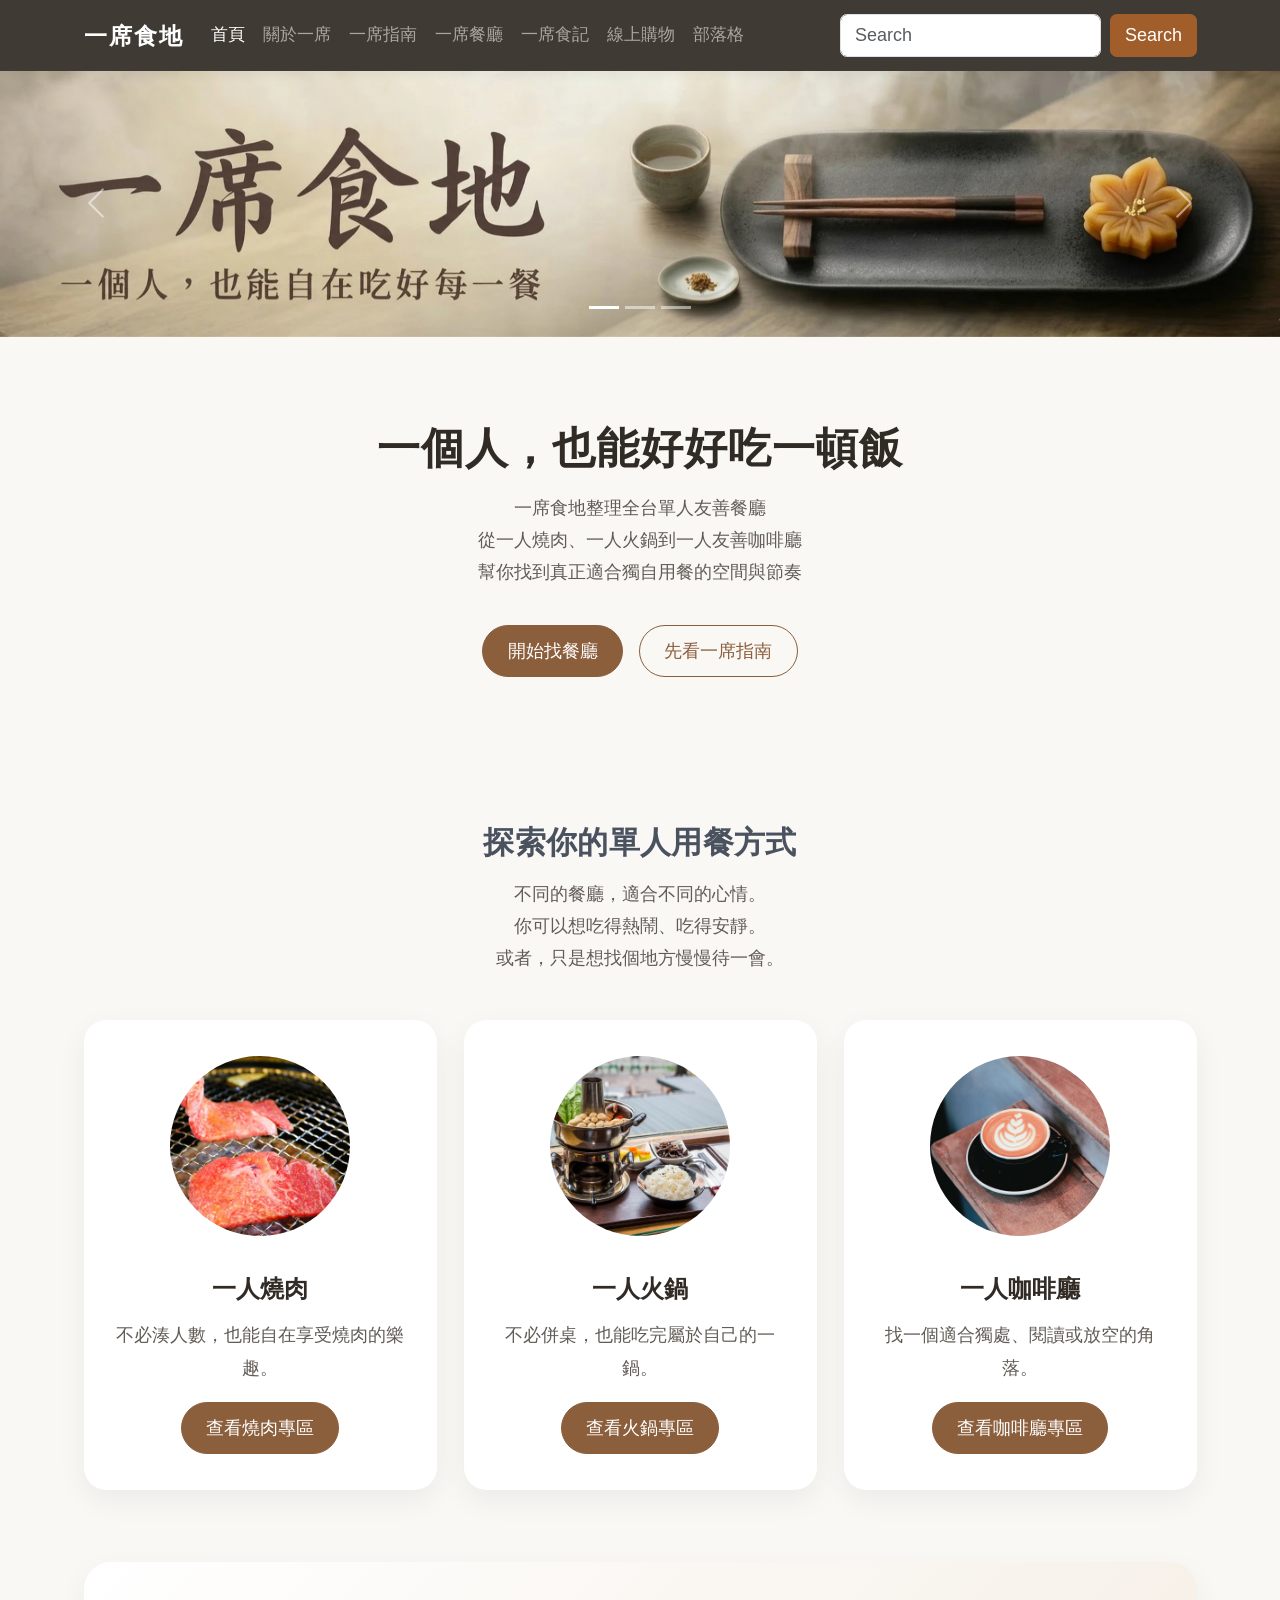
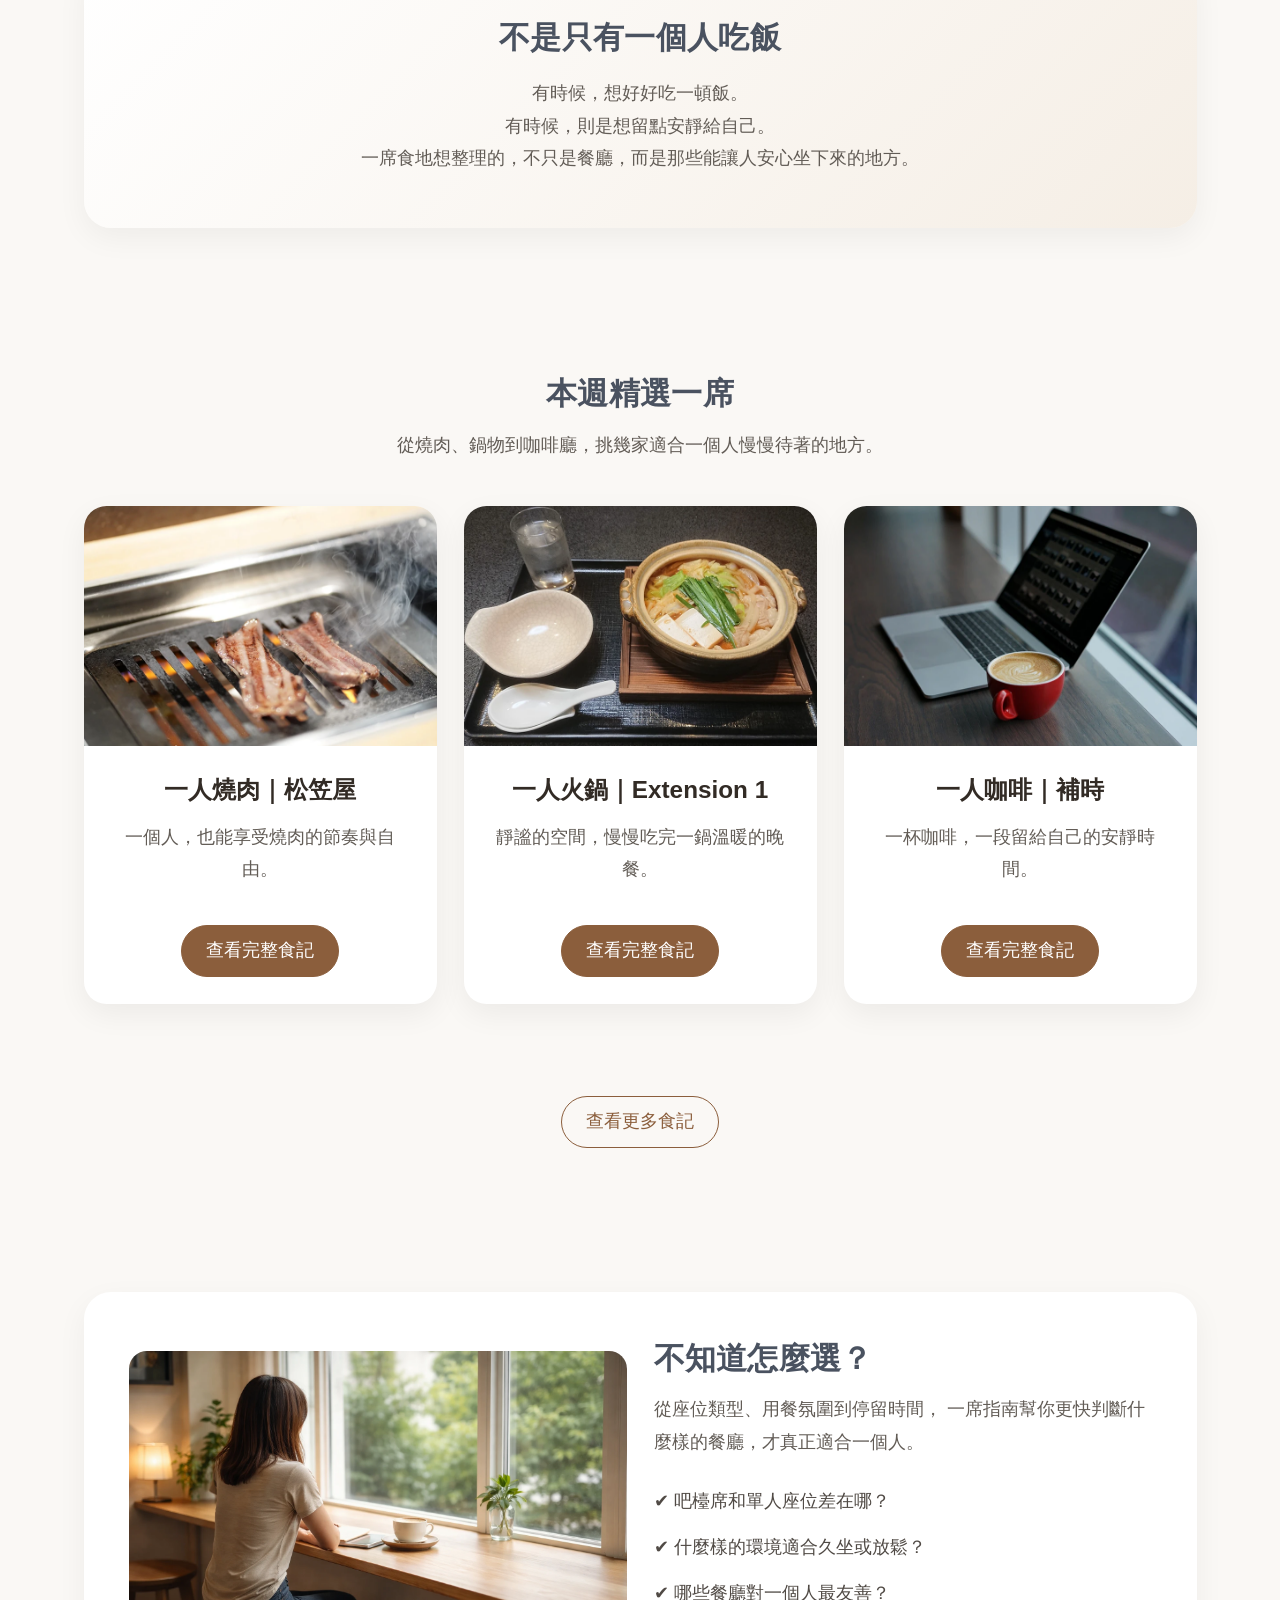
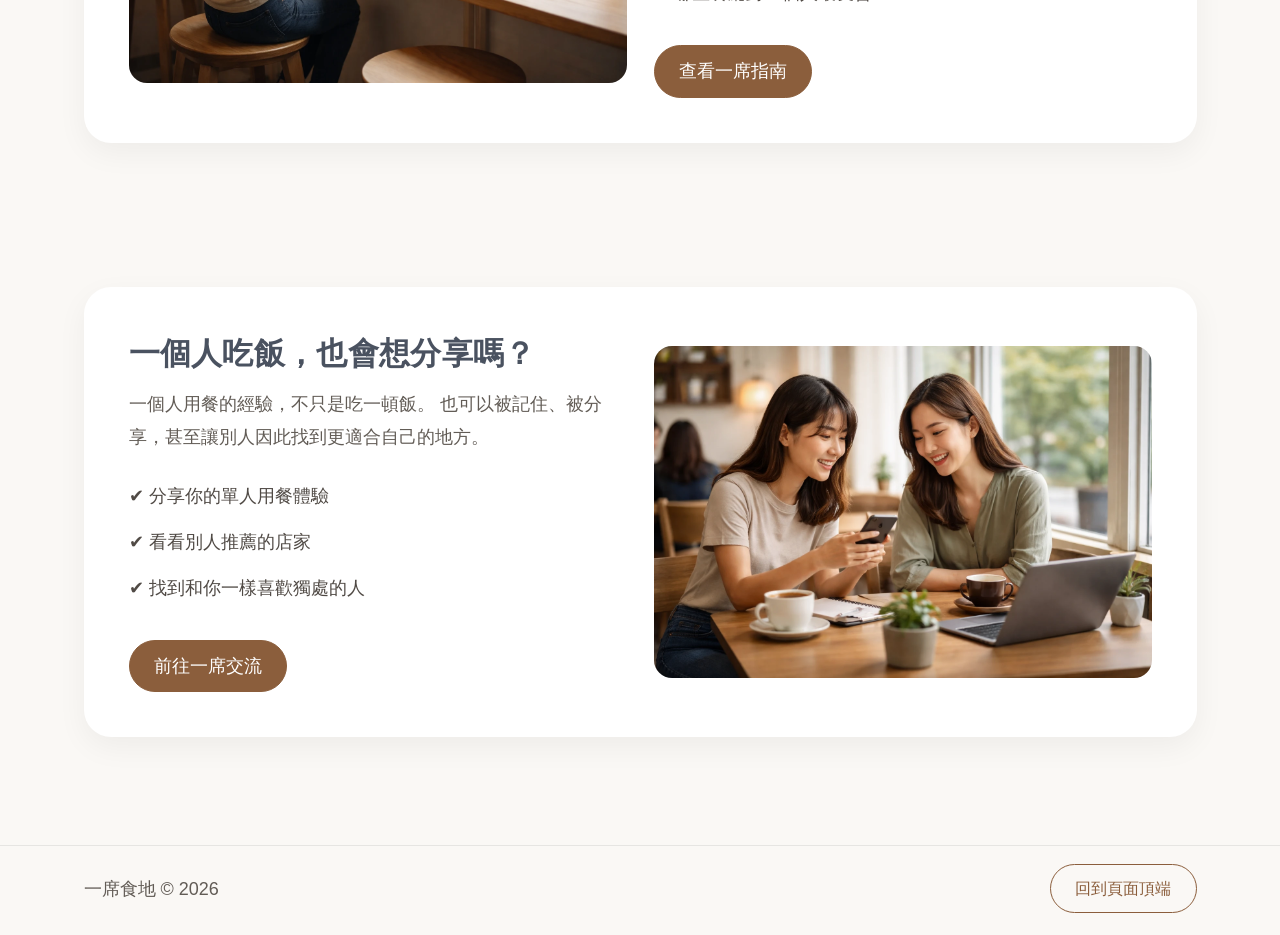
<file: index.html>
<!-- 宣告網頁文件是HTML5格式 -->
<!doctype html>
<!-- 網頁所屬地區的語言 -->
<html lang="zh-Hant-TW">
   <!-- 檔頭、SEO/GEO/AEO   -->
  <head>
     <!-- 文字編碼 -->
    <meta charset="utf-8">
    <!-- RWD響應式網站 -->
    <meta name="viewport" content="width=device-width, initial-scale=1">
    <!-- 這些雙引號裡面寫的value值不要隨便給文字以外的東西，像是空格或是-dash或是.點點，這些都會影響SEO -->
    <!-- 網站作者(擁有者)、品牌名稱 -->
    <meta name="author" content="一席食地">
    <!-- 網頁描述，網頁內容濃縮，可透過ChatGPT協助生成 -->
    <meta name="description" content="一席食地是一個整理台灣單人友善餐廳的網站，收錄一人燒肉、一人火鍋與一人咖啡廳等餐廳資訊，讓想一個人用餐的人，也能快速找到適合自己的空間。">
    <!-- 網頁編輯器 -->
    <meta name="generation" content="Visual Studio Code">
    <!-- 網頁關鍵字，網頁內容提取，可透過ChatGPT協助提取 -->
    <meta name="keywords" content="一席食地, 單人友善餐廳, 一人用餐, 一人燒肉, 一人火鍋, 一人咖啡廳, 單人餐廳推薦">
    <!-- favicon品牌深色Logo，第一行針對IE和其他瀏覽器，第二行針對IE之外的瀏覽器 -->
    <link rel="shortcut icon" href="/favicon1.ico" type="image/x-icon" media="(prefers-color-scheme: light)">
    <link rel="icon" href="/favicon1.ico" type="image/x-icon" media="(prefers-color-scheme: light)">
    <!-- favicon品牌淺色Logo，第一行針對IE和其他瀏覽器，第二行針對IE之外的瀏覽器 -->
    <link rel="shortcut icon" href="/favicon2.ico" type="image/x-icon" media="(prefers-color-scheme: dark)">
    <link rel="icon" href="/favicon2.ico" type="image/x-icon" media="(prefers-color-scheme: dark)">
    <!-- 網頁標題，包含網站名稱和網頁名稱 -->
    <title>一席食地｜單人友善餐廳推薦・一人燒肉・火鍋・咖啡廳</title>
    <!-- Bootstrap雲端CSS外部檔 -->
    <link href="https://cdn.jsdelivr.net/npm/bootstrap@5.3.8/dist/css/bootstrap.min.css" rel="stylesheet" integrity="sha384-sRIl4kxILFvY47J16cr9ZwB07vP4J8+LH7qKQnuqkuIAvNWLzeN8tE5YBujZqJLB" crossorigin="anonymous">
    <!-- 自訂的CSS，放在bootstrap下面，這樣有衝突的話才會以我們的為主 -->
    <link rel="stylesheet" href="css/custom.css">
    <!-- GA追蹤碼，放在head上面是google現在演算法的規定 -->
    <script async src="https://www.googletagmanager.com/gtag/js?id=G-GF2LZWTT1G"></script>
    <script>
      window.dataLayer = window.dataLayer || [];
      function gtag(){dataLayer.push(arguments);}
      gtag('js', new Date());
      gtag('config', 'G-GF2LZWTT1G');
    </script>
  </head>

<body id="top">
  <!-- 頁首 -->
  <header class="fixed-top">
    <nav class="navbar navbar-expand-lg navbar-dark bg-dark">
      <div class="container">
        <a class="navbar-brand" href="index.html">一席食地</a>
        <button class="navbar-toggler" type="button" data-bs-toggle="collapse" data-bs-target="#navbarSupportedContent" aria-controls="navbarSupportedContent" aria-expanded="false" aria-label="切換導覽列">
          <span class="navbar-toggler-icon"></span>
        </button>
        <div class="collapse navbar-collapse" id="navbarSupportedContent">
          <ul class="navbar-nav me-auto mb-2 mb-lg-0">
            <li class="nav-item">
              <a class="nav-link active" aria-current="page" href="index.html">首頁</a>
            </li>
            <li class="nav-item">
              <a class="nav-link" href="about.html">關於一席</a>
            </li>
            <li class="nav-item">
              <a class="nav-link" href="guide.html">一席指南</a>
            </li>
            <li class="nav-item">
              <a class="nav-link" href="restaurant.html">一席餐廳</a>
            </li>
            <li class="nav-item">
              <a class="nav-link" href="review.html">一席食記</a>
            </li>
            <li class="nav-item">
              <a class="nav-link" href="https://lisanail.easy.co/" target="_blank">線上購物</a>
            </li>
            <li class="nav-item">
              <a class="nav-link" href="https://lisahandmadenail.wordpress.com" target="_blank">部落格</a>
            </li>
          </ul>
          <!-- 搜尋按鈕 -->
          <form class="d-flex" role="search">
            <input class="form-control me-2" type="search" placeholder="Search" aria-label="Search">
            <button class="btn btn-search" type="submit">Search</button>
          </form>
        </div>
      </div>
    </nav>
  </header>

  <!-- 主內容 -->
  <main>
    <!-- 輪播圖外層 -->
    <div id="carouselExampleIndicators" class="carousel slide" data-bs-ride="carousel" data-bs-interval="3000">
      <!-- 指示器 -->
      <div class="carousel-indicators">
        <button type="button" data-bs-target="#carouselExampleIndicators" data-bs-slide-to="0" class="active" aria-current="true" aria-label="Slide 1"></button>
        <button type="button" data-bs-target="#carouselExampleIndicators" data-bs-slide-to="1" aria-label="Slide 2"></button>
        <button type="button" data-bs-target="#carouselExampleIndicators" data-bs-slide-to="2" aria-label="Slide 3"></button>
      </div>
      <!-- 輪播圖片 -->
      <div class="carousel-inner">
        <div class="carousel-item active">
          <img src="images/index/solo-dining.webp" class="d-block w-100" alt="單人友善餐廳網站一席食地" title="單人友善餐廳網站一席食地" aria-label="單人友善餐廳網站一席食地">
        </div>
        <div class="carousel-item">
          <img src="images/index/discover-solo-dining-restaurants.webp" class="d-block w-100" alt="探索單人友善餐廳" title="探索單人友善餐廳" aria-label="探索單人友善餐廳">
        </div>
        <div class="carousel-item">
          <img src="images/index/restaurants-review.webp" class="d-block w-100" alt="單人用餐餐廳踩點紀錄" title="單人用餐餐廳踩點紀錄" aria-label="單人用餐餐廳踩點紀錄">
        </div>
      </div>
      <!-- 控制器 -->
      <button class="carousel-control-prev" type="button" data-bs-target="#carouselExampleIndicators" data-bs-slide="prev">
        <span class="carousel-control-prev-icon" aria-hidden="true"></span>
        <span class="visually-hidden">Previous</span>
      </button>
      <button class="carousel-control-next" type="button" data-bs-target="#carouselExampleIndicators" data-bs-slide="next">
        <span class="carousel-control-next-icon" aria-hidden="true"></span>
        <span class="visually-hidden">Next</span>
      </button>
    </div>

    <!-- 首頁主標語 -->
    <section class="intro-section">
      <div class="container text-center">
        <h1 class="hero-title">一個人，<br class="mobile-break">也能好好吃一頓飯</h1>
        <p class="intro-text">一席食地整理全台單人友善餐廳<br>從一人燒肉、一人火鍋到一人友善咖啡廳<br>幫你找到真正適合獨自用餐的空間與節奏</p>
        <div class="intro-buttons">
          <a href="restaurant.html" class="btn btn-brown">開始找餐廳</a>
          <a href="guide.html" class="btn btn-outline-brown">先看一席指南</a>
        </div>
      </div>
    </section>

    <!-- 三大分類 -->
    <section class="section-block">
      <div class="container">
        <div class="section-heading text-center">
          <h2>探索你的單人用餐方式</h2>
          <p>不同的餐廳，適合不同的心情。<br>你可以想吃得熱鬧、吃得安靜。<br>或者，只是想找個地方慢慢待一會。</p>
        </div>

        <div class="row g-4">
          <div class="col-12 col-lg-4">
            <article class="category-card h-100">
              <a href="restaurant.html">
                <img src="images/index/solo-yakiniku.webp" class="img-fluid" alt="燒肉烤網上正在冒煙的肉片" title="燒肉烤網上正在冒煙的肉片" aria-label="燒肉烤網上正在冒煙的肉片">
              </a>
              <div class="category-card-body">
                <h3>一人燒肉</h3>
                <p>不必湊人數，也能自在享受燒肉的樂趣。</p>
                <a href="restaurant.html" class="btn btn-brown">查看燒肉專區</a>
              </div>
            </article>
          </div>

          <div class="col-12 col-lg-4">
            <article class="category-card h-100">
              <a href="restaurant.html">
                <img src="images/index/hotpot.webp" class="img-fluid" alt="單人火鍋套餐" title="單人火鍋套餐" aria-label="單人火鍋套餐">
              </a>
              <div class="category-card-body">
                <h3>一人火鍋</h3>
                <p>不必併桌，也能吃完屬於自己的一鍋。</p>
                <a href="restaurant.html" class="btn btn-brown">查看火鍋專區</a>
              </div>
            </article>
          </div>

          <div class="col-12 col-lg-4">
            <article class="category-card h-100">
              <a href="restaurant.html">
                <img src="images/index/coffee.webp" class="img-fluid" alt="一杯有拉花的拿鐵咖啡" title="一杯有拉花的拿鐵咖啡" aria-label="一杯有拉花的拿鐵咖啡">
              </a>
              <div class="category-card-body">
                <h3>一人咖啡廳</h3>
                <p>找一個適合獨處、閱讀或放空的角落。</p>
                <a href="restaurant.html" class="btn btn-brown">查看咖啡廳專區</a>
              </div>
            </article>
          </div>
        </div>
      </div>
    </section>

    <!-- 品牌過場 -->
    <section class="section-block section-tight">
      <div class="container">
        <div class="brand-banner text-center">
          <h2>不是只有一個人吃飯</h2>
          <p>有時候，想好好吃一頓飯。<br>有時候，則是想留點安靜給自己。<br>一席食地想整理的，不只是餐廳，而是那些能讓人安心坐下來的地方。</p>
        </div>
      </div>
    </section>

    <!-- 本週精選 -->
    <section class="section-block">
      <div class="container">
        <div class="section-heading text-center">
          <h2>本週精選一席</h2>
          <p>從燒肉、鍋物到咖啡廳，<br class="mobile-break">挑幾家適合一個人慢慢待著的地方。</p>
        </div>

        <div class="row g-4">
          <div class="col-12 col-md-4">
            <article class="featured-card h-100">
              <img src="images/index/solo-yakiniku-2.webp" class="card-img-top" alt="燒肉烤盤上正在烤到冒煙的燒肉片" title="燒肉烤盤上正在烤到冒煙的燒肉片" aria-label="燒肉烤盤上正在烤到冒煙的燒肉片">
              <div class="featured-card-body">
                <h3>一人燒肉｜松笠屋</h3>
                <p>一個人，也能享受燒肉的節奏與自由。</p>
                <div class="text-center">
                  <a href="review.html" class="btn btn-brown">查看完整食記</a>
                </div>
              </div>
            </article>
          </div>

          <div class="col-12 col-md-4">
            <article class="featured-card h-100">
              <img src="images/index/hotpot-2.webp" class="card-img-top" alt="一人份的火鍋套餐" title="一人份的火鍋套餐" aria-label="一人份的火鍋套餐">
              <div class="featured-card-body">
                <h3>一人火鍋｜Extension 1</h3>
                <p>靜謐的空間，慢慢吃完一鍋溫暖的晚餐。</p>
                <div class="text-center">
                  <a href="review.html" class="btn btn-brown">查看完整食記</a>
                </div>
              </div>
            </article>
          </div>

          <div class="col-12 col-md-4">
            <article class="featured-card h-100">
              <img src="images/index/coffee-2.webp" class="card-img-top" alt="一台筆電跟一杯拉花咖啡" title="一台筆電跟一杯拉花咖啡" aria-label="一台筆電跟一杯拉花咖啡">
              <div class="featured-card-body">
                <h3>一人咖啡｜補時</h3>
                <p>一杯咖啡，一段留給自己的安靜時間。</p>
                <div class="text-center">
                  <a href="review.html" class="btn btn-brown">查看完整食記</a>
                </div>
              </div>
            </article>
          </div>
        </div>
        <br><br>
        <div class="text-center mt-4">
          <a href="review.html" class="btn btn-outline-brown">查看更多食記</a>
        </div>
      </div>
    </section>

    <!-- 一席指南 -->
    <section class="section-block">
      <div class="container">
        <div class="split-panel">
          <div class="row align-items-center g-4">
            <div class="col-12 col-lg-6">
              <img src="images/index/solo-space.webp" class="img-fluid split-image" alt="單人用餐空間" title="單人用餐空間" aria-label="單人用餐空間">
            </div>
            <div class="col-12 col-lg-6">
              <h2>不知道怎麼選？</h2>
              <p>
                從座位類型、用餐氛圍到停留時間，
                一席指南幫你更快判斷什麼樣的餐廳，才真正適合一個人。
              </p>
              <ul class="guide-list">
                <li>✔ 吧檯席和單人座位差在哪？</li>
                <li>✔ 什麼樣的環境適合久坐或放鬆？</li>
                <li>✔ 哪些餐廳對一個人最友善？</li>
              </ul>
              <a href="guide.html" class="btn btn-brown">查看一席指南</a>
            </div>
          </div>
        </div>
      </div>
    </section>

    <!-- 一席交流 -->
    <section class="section-block">
      <div class="container">
        <div class="split-panel">
          <div class="row align-items-center g-4">
            <div class="col-12 col-lg-6 order-2 order-lg-1">
              <h2>一個人吃飯，也會想分享嗎？</h2>
              <p>
                一個人用餐的經驗，不只是吃一頓飯。
                也可以被記住、被分享，甚至讓別人因此找到更適合自己的地方。
              </p>
              <ul class="guide-list">
                <li>✔ 分享你的單人用餐體驗</li>
                <li>✔ 看看別人推薦的店家</li>
                <li>✔ 找到和你一樣喜歡獨處的人</li>
              </ul>
              <a href="https://toolkit.url.com.tw/bbs/index.php?email=bbs@trial-162230.url.tw" target="_blank" class="btn btn-brown">前往一席交流</a>
            </div>
            <div class="col-12 col-lg-6 order-1 order-lg-2">
              <img src="images/index/community.webp" class="img-fluid split-image" alt="一人用餐交流與分享" title="一人用餐交流與分享" aria-label="一人用餐交流與分享">
            </div>
          </div>
        </div>
      </div>
    </section>

    <!-- 頁尾 -->
    <footer class="site-footer">
      <div class="container footer-flex">
        <p>一席食地 &copy; 2026</p>
        <a href="#top" class="btn btn-outline-brown btn-sm">回到頁面頂端</a>
      </div>
    </footer>
  </main>

  <!-- Bootstrap雲端JS外部檔 -->
  <script src="https://cdn.jsdelivr.net/npm/bootstrap@5.3.8/dist/js/bootstrap.bundle.min.js" integrity="sha384-FKyoEForCGlyvwx9Hj09JcYn3nv7wiPVlz7YYwJrWVcXK/BmnVDxM+D2scQbITxI" crossorigin="anonymous"></script>
</body>
</html>
</file>
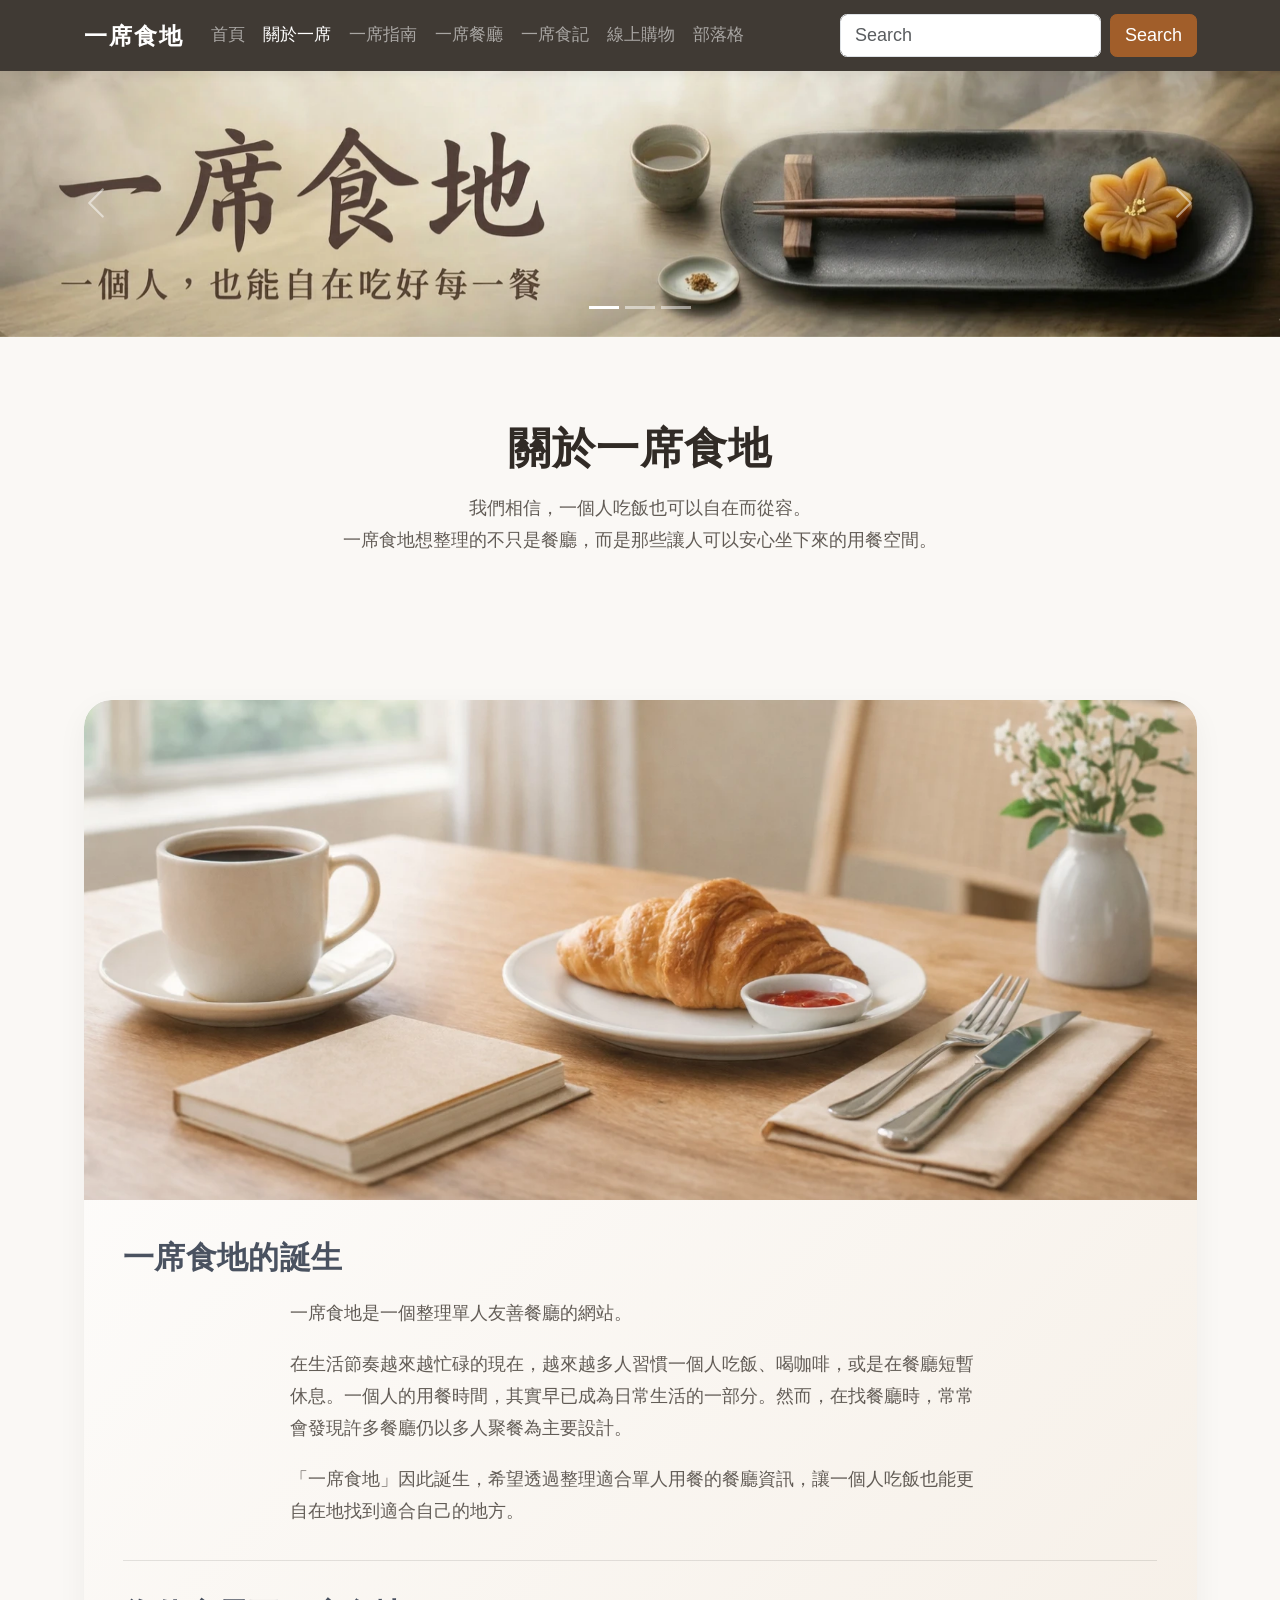
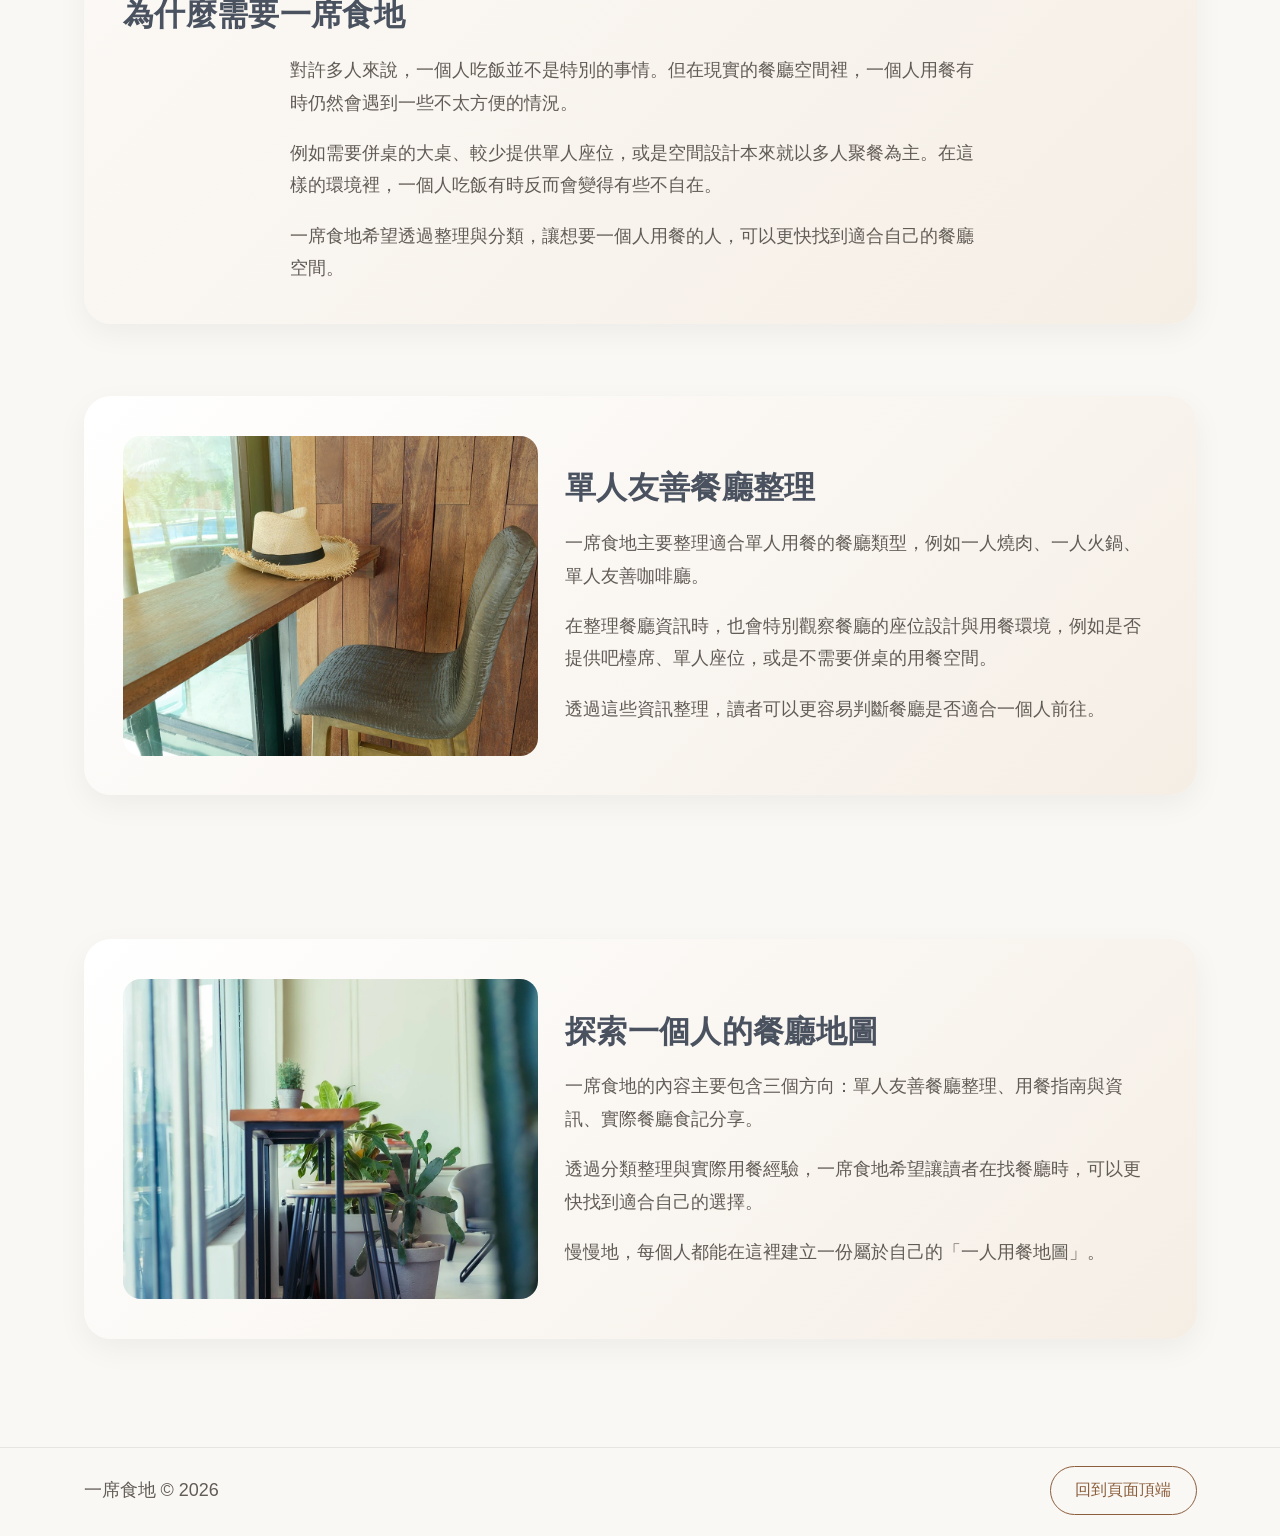
<file: about.html>
<!-- 宣告網頁文件是HTML5格式 -->
<!doctype html>
<!-- 網頁所屬地區的語言 -->
<html lang="zh-Hant-TW">
    <!-- 檔頭、SEO/GEO/AEO   -->
  <head>
    <!-- 文字編碼 -->
    <meta charset="utf-8">
    <!-- RWD響應式網站 -->
    <meta name="viewport" content="width=device-width, initial-scale=1">
    <!-- 這些雙引號裡面寫的value值不要隨便給文字以外的東西，像是空格或是-dash或是.點點，這些都會影響SEO -->
    <!-- 網站作者(擁有者)、品牌名稱 -->
    <meta name="author" content="一席食地">
    <!-- 網頁描述，網頁內容濃縮，可透過ChatGPT協助生成 -->
    <meta name="description" content="關於一席食地：這是一個關於單人用餐的網站。我們相信一個人吃飯也可以自在而從容，希望透過分享單人用餐的經驗與觀察，讓更多人發現屬於自己的用餐節奏。">
    <!-- 網頁編輯器 -->
    <meta name="generation" content="Visual Studio Code">
    <!-- 網頁關鍵字，網頁內容提取，可透過ChatGPT協助提取 -->
    <meta name="keywords" content="一席食地,單人用餐,一個人吃飯,單人友善餐廳,單人用餐文化,一人用餐地圖">
    <!-- favicon品牌深色Logo，第一行針對IE和其他瀏覽器，第二行針對IE之外的瀏覽器 -->
    <link rel="shortcut icon" href="/favicon1.ico" type="image/x-icon" media="(prefers-color-scheme: light)">
    <link rel="icon" href="/favicon1.ico" type="image/x-icon" media="(prefers-color-scheme: light)">
    <!-- favicon品牌淺色Logo，第一行針對IE和其他瀏覽器，第二行針對IE之外的瀏覽器 -->
    <link rel="shortcut icon" href="/favicon2.ico" type="image/x-icon" media="(prefers-color-scheme: dark)">
    <link rel="icon" href="/favicon2.ico" type="image/x-icon" media="(prefers-color-scheme: dark)">
    <!-- 網頁標題，包含網站名稱和網頁名稱 -->
    <title>一席食地-關於一席</title>
    <!-- Bootstrap雲端CSS外部檔 -->
    <link href="https://cdn.jsdelivr.net/npm/bootstrap@5.3.8/dist/css/bootstrap.min.css" rel="stylesheet" integrity="sha384-sRIl4kxILFvY47J16cr9ZwB07vP4J8+LH7qKQnuqkuIAvNWLzeN8tE5YBujZqJLB" crossorigin="anonymous">
    <!-- 自訂的CSS，放在bootstrap下面，這樣有衝突的話才會以我們的為主 -->
    <link rel="stylesheet" href="css/custom.css">
    <!-- GA追蹤碼，放在head上面是google現在演算法的規定 -->
    <script async src="https://www.googletagmanager.com/gtag/js?id=G-GF2LZWTT1G"></script>
    <script>
      window.dataLayer = window.dataLayer || [];
      function gtag(){dataLayer.push(arguments);}
      gtag('js', new Date());
      gtag('config', 'G-GF2LZWTT1G');
    </script>
  </head>

<body id="top">
  <!-- 頁首 -->
  <header class="fixed-top">
    <nav class="navbar navbar-expand-lg navbar-dark bg-dark">
      <div class="container">
        <a class="navbar-brand" href="index.html">一席食地</a>
        <button class="navbar-toggler" type="button" data-bs-toggle="collapse" data-bs-target="#navbarSupportedContent" aria-controls="navbarSupportedContent" aria-expanded="false" aria-label="切換導覽列">
          <span class="navbar-toggler-icon"></span>
        </button>
        <div class="collapse navbar-collapse" id="navbarSupportedContent">
          <ul class="navbar-nav me-auto mb-2 mb-lg-0">
            <li class="nav-item">
              <a class="nav-link" href="index.html">首頁</a>
            </li>
            <li class="nav-item">
              <a class="nav-link active" aria-current="page" href="about.html">關於一席</a>
            </li>
            <li class="nav-item">
              <a class="nav-link" href="guide.html">一席指南</a>
            </li>
            <li class="nav-item">
              <a class="nav-link" href="restaurant.html">一席餐廳</a>
            </li>
            <li class="nav-item">
              <a class="nav-link" href="review.html">一席食記</a>
            </li>
            <li class="nav-item">
              <a class="nav-link" href="https://lisanail.easy.co/" target="_blank">線上購物</a>
            </li>
            <li class="nav-item">
              <a class="nav-link" href="https://lisahandmadenail.wordpress.com" target="_blank">部落格</a>
            </li>
          </ul>
          <!-- 搜尋按鈕 -->
          <form class="d-flex" role="search">
            <input class="form-control me-2" type="search" placeholder="Search" aria-label="Search">
            <button class="btn btn-search" type="submit">Search</button>
          </form>
        </div>
      </div>
    </nav>
  </header>

  <!-- 主內容 -->
  <main>
    <!-- 輪播圖外層 -->
    <div id="carouselExampleIndicators" class="carousel slide" data-bs-ride="carousel" data-bs-interval="3000">
      <!-- 指示器 -->
      <div class="carousel-indicators">
        <button type="button" data-bs-target="#carouselExampleIndicators" data-bs-slide-to="0" class="active" aria-current="true" aria-label="Slide 1"></button>
        <button type="button" data-bs-target="#carouselExampleIndicators" data-bs-slide-to="1" aria-label="Slide 2"></button>
        <button type="button" data-bs-target="#carouselExampleIndicators" data-bs-slide-to="2" aria-label="Slide 3"></button>
      </div>
      <!-- 輪播圖片 -->
      <div class="carousel-inner">
        <div class="carousel-item active">
          <img src="images/index/solo-dining.webp" class="d-block w-100" alt="單人友善餐廳網站一席食地" title="單人友善餐廳網站一席食地" aria-label="單人友善餐廳網站一席食地">
        </div>
        <div class="carousel-item">
          <img src="images/index/discover-solo-dining-restaurants.webp" class="d-block w-100" alt="探索單人友善餐廳" title="探索單人友善餐廳" aria-label="探索單人友善餐廳">
        </div>
        <div class="carousel-item">
          <img src="images/index/restaurants-review.webp" class="d-block w-100" alt="單人用餐餐廳踩點紀錄" title="單人用餐餐廳踩點紀錄" aria-label="單人用餐餐廳踩點紀錄">
        </div>
      </div>
      <!-- 控制器 -->
      <button class="carousel-control-prev" type="button" data-bs-target="#carouselExampleIndicators" data-bs-slide="prev">
        <span class="carousel-control-prev-icon" aria-hidden="true"></span>
        <span class="visually-hidden">Previous</span>
      </button>
      <button class="carousel-control-next" type="button" data-bs-target="#carouselExampleIndicators" data-bs-slide="next">
        <span class="carousel-control-next-icon" aria-hidden="true"></span>
        <span class="visually-hidden">Next</span>
      </button>
    </div>

    <!-- 主標語 -->
    <section class="intro-section">
      <div class="container text-center">
        <h1>關於一席食地</h1>
        <p class="intro-text">
          我們相信，一個人吃飯也可以自在而從容。<br>
          一席食地想整理的不只是餐廳，<br class="mobile-break">而是那些讓人可以安心坐下來的用餐空間。
        </p>
      </div>
    </section>

    <!-- 第一層：主敘事 -->
    <section class="section-block">
      <div class="container">
        <div class="brand-banner about-hero-panel">
          <div class="about-hero-visual">
            <img src="images/about/website-idea.webp" class="img-fluid w-100 about-hero-image" alt="一個人享受單人早餐時光的桌面空間" title="一個人享受單人早餐時光的桌面空間" aria-label="一個人享受單人早餐時光的桌面空間">
          </div>
          <div class="about-hero-content">
            <div class="about-hero-block">
              <h2>一席食地的誕生</h2>
              <p>一席食地是一個整理單人友善餐廳的網站。</p>
              <p>在生活節奏越來越忙碌的現在，越來越多人習慣一個人吃飯、喝咖啡，或是在餐廳短暫休息。一個人的用餐時間，其實早已成為日常生活的一部分。然而，在找餐廳時，常常會發現許多餐廳仍以多人聚餐為主要設計。</p>
              <p>「一席食地」因此誕生，希望透過整理適合單人用餐的餐廳資訊，讓一個人吃飯也能更自在地找到適合自己的地方。</p>
            </div>

            <div class="about-divider"></div>

            <div class="about-hero-block">
              <h2>為什麼需要一席食地</h2>
              <p>對許多人來說，一個人吃飯並不是特別的事情。但在現實的餐廳空間裡，一個人用餐有時仍然會遇到一些不太方便的情況。</p>
              <p>例如需要併桌的大桌、較少提供單人座位，或是空間設計本來就以多人聚餐為主。在這樣的環境裡，一個人吃飯有時反而會變得有些不自在。</p>
              <p>一席食地希望透過整理與分類，讓想要一個人用餐的人，可以更快找到適合自己的餐廳空間。</p>
            </div>
          </div>
        </div>
      </div>
    </section>

    <!-- 第二層：網站實際做什麼 -->
    <section class="section-block section-tight">
      <div class="container">
        <div class="brand-banner about-side-panel">
          <div class="row align-items-center g-4">
            <div class="col-12 col-lg-5">
              <img src="images/about/solo-seat-restaurant.webp" class="img-fluid w-100 split-image about-side-image" alt="窗邊單人用餐座位" title="窗邊單人用餐座位" aria-label="窗邊單人用餐座位">
            </div>
            <div class="col-12 col-lg-7">
              <div class="about-side-content">
                <h2>單人友善餐廳整理</h2>
                <p>一席食地主要整理適合單人用餐的餐廳類型，例如一人燒肉、一人火鍋、單人友善咖啡廳。</p>
                <p>在整理餐廳資訊時，也會特別觀察餐廳的座位設計與用餐環境，例如是否提供吧檯席、單人座位，或是不需要併桌的用餐空間。</p>
                <p>透過這些資訊整理，讀者可以更容易判斷餐廳是否適合一個人前往。</p>
              </div>
            </div>
          </div>
        </div>
      </div>
    </section>

    <!-- 第三層：品牌收尾 -->
    <section class="section-block">
      <div class="container">
        <div class="brand-banner about-side-panel">
          <div class="row align-items-center g-4">
            <div class="col-12 col-lg-5">
              <img src="images/about/discover-solo-dining-places.webp" class="img-fluid w-100 split-image about-side-image" alt="靠窗的單人用餐空間與植物角落" title="靠窗的單人用餐空間與植物角落" aria-label="靠窗的單人用餐空間與植物角落">
            </div>
            <div class="col-12 col-lg-7">
              <div class="about-side-content">
                <h2>探索一個人的餐廳地圖</h2>
                <p>一席食地的內容主要包含三個方向：單人友善餐廳整理、用餐指南與資訊、實際餐廳食記分享。</p>
                <p>透過分類整理與實際用餐經驗，一席食地希望讓讀者在找餐廳時，可以更快找到適合自己的選擇。</p>
                <p>慢慢地，每個人都能在這裡建立一份屬於自己的「一人用餐地圖」。</p>
              </div>
            </div>
          </div>
        </div>
      </div>
    </section>

    <!-- 頁尾 -->
    <footer class="site-footer">
      <div class="container footer-flex">
        <p>一席食地 &copy; 2026</p>
        <a href="#top" class="btn btn-outline-brown btn-sm">回到頁面頂端</a>
      </div>
    </footer>
  </main>

  <!-- Bootstrap雲端JS外部檔 -->
  <script src="https://cdn.jsdelivr.net/npm/bootstrap@5.3.8/dist/js/bootstrap.bundle.min.js" integrity="sha384-FKyoEForCGlyvwx9Hj09JcYn3nv7wiPVlz7YYwJrWVcXK/BmnVDxM+D2scQbITxI" crossorigin="anonymous"></script>
</body>
</html>
</file>
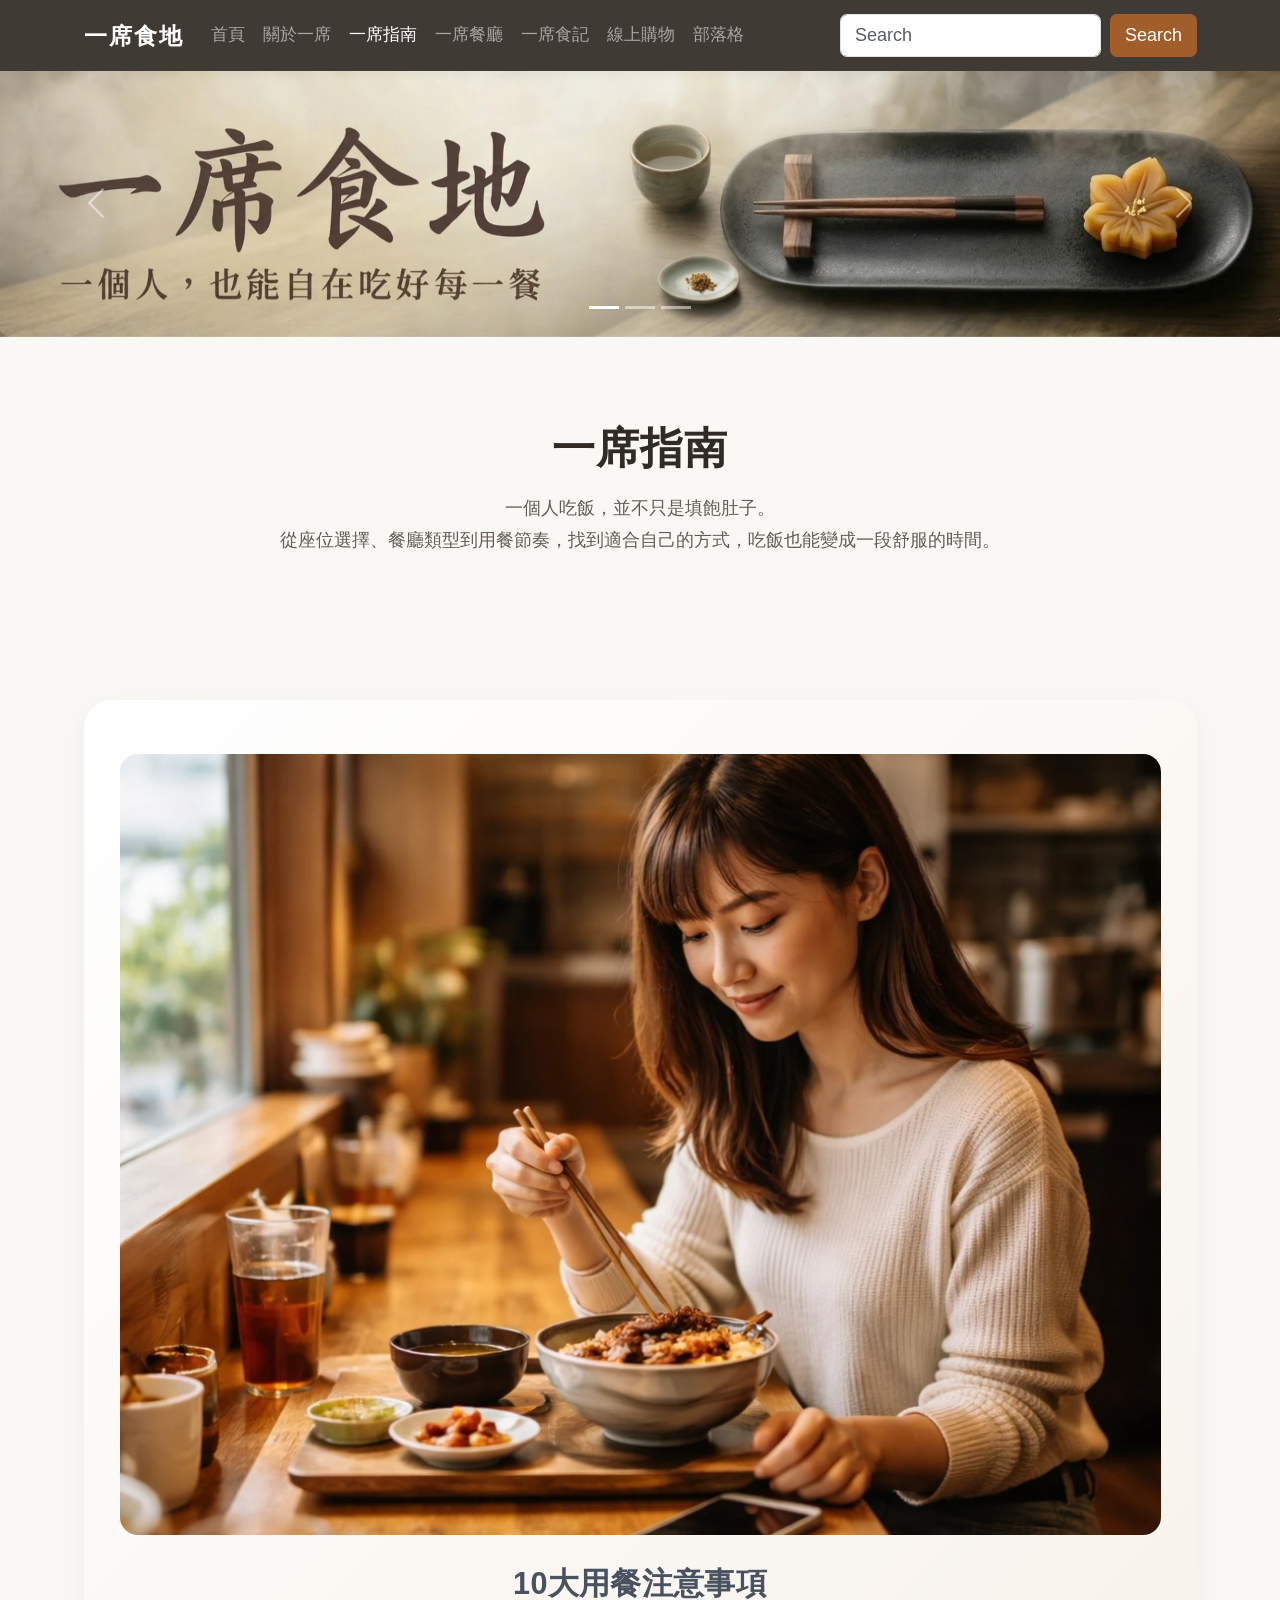
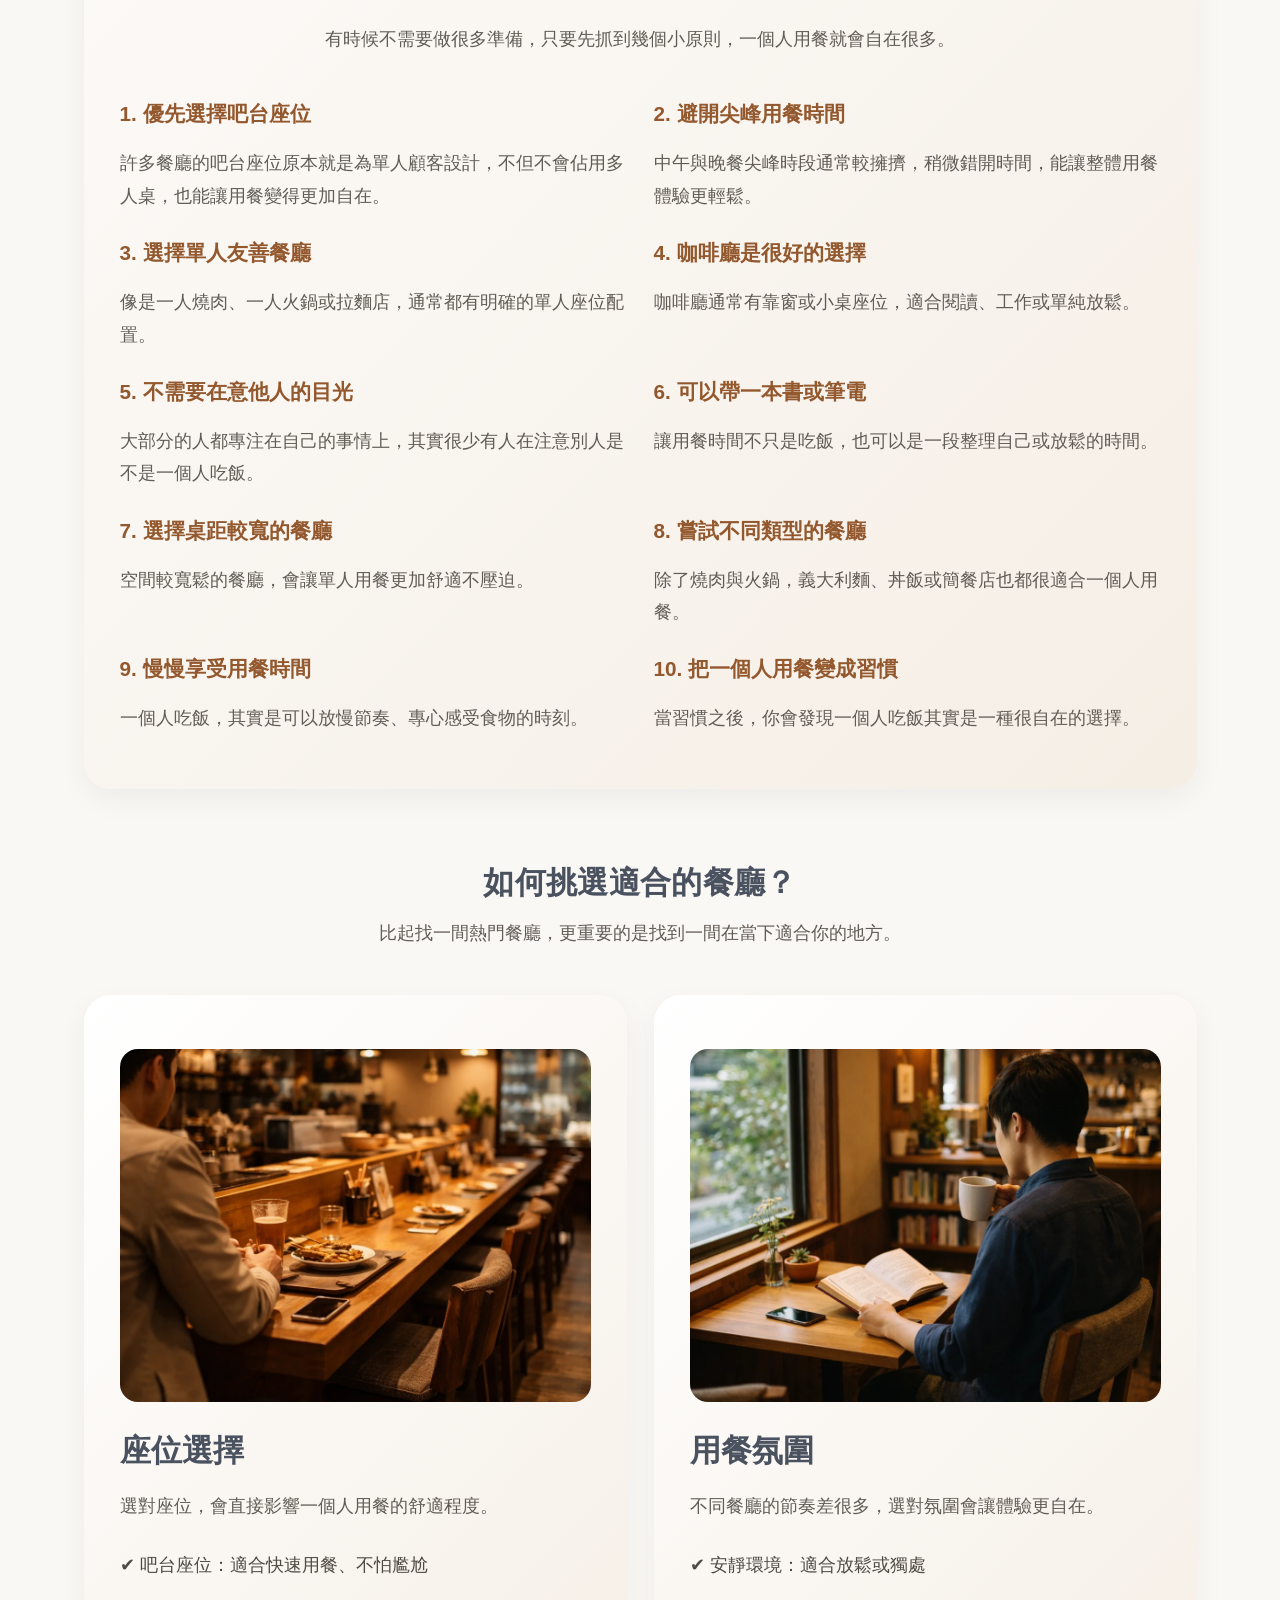
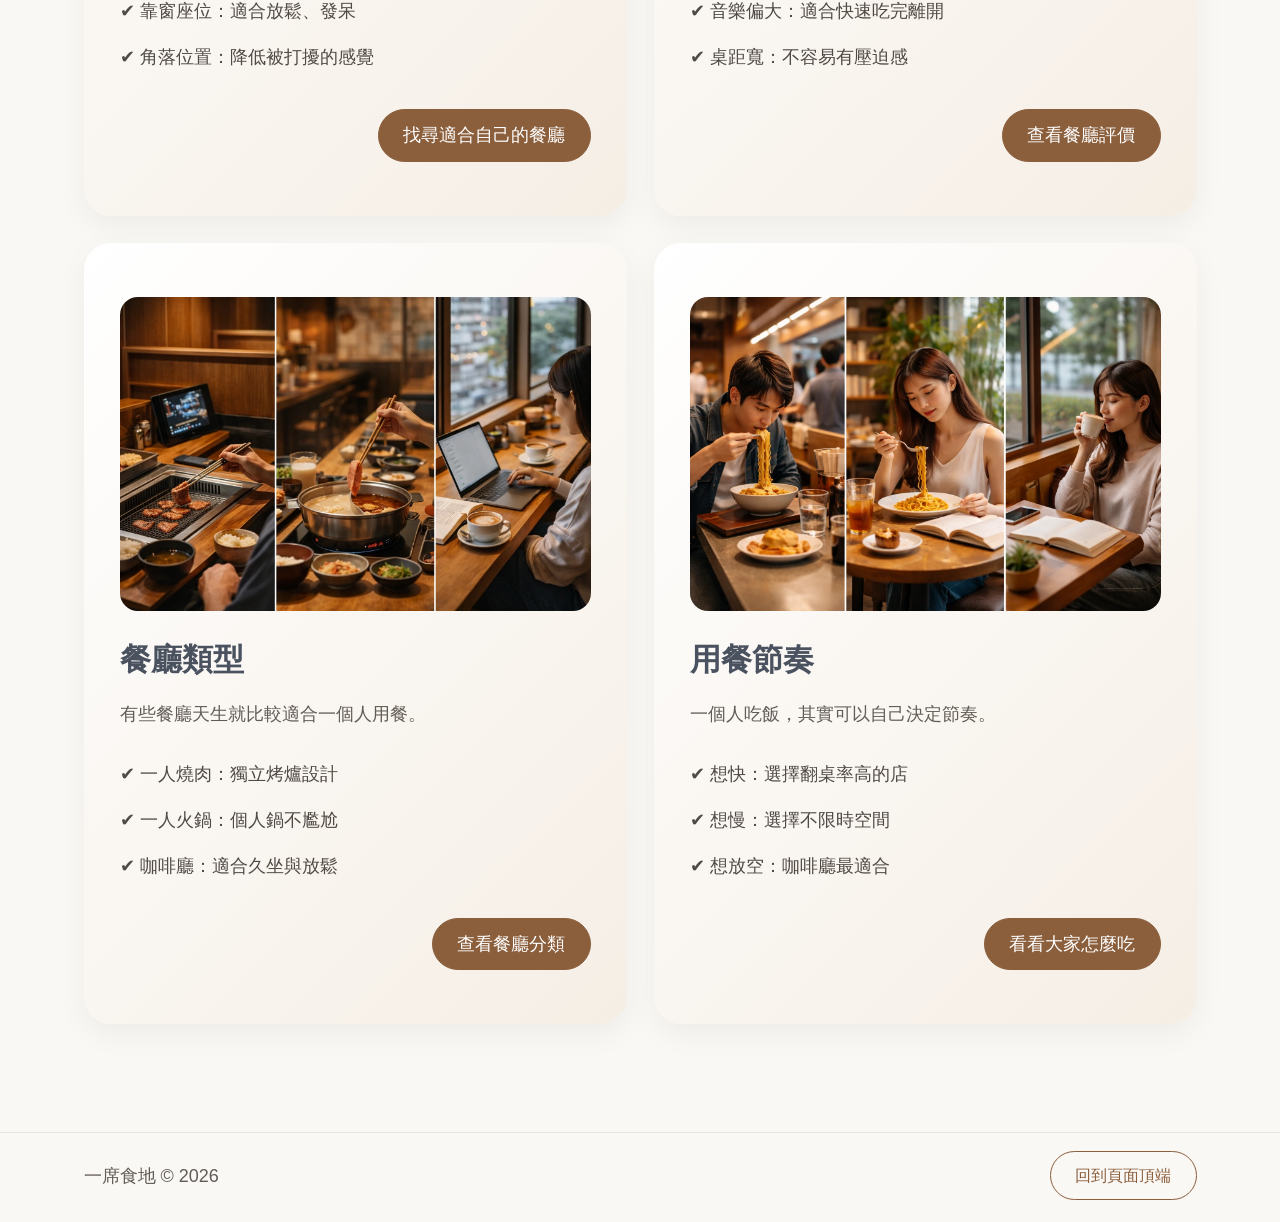
<file: guide.html>
<!-- 宣告網頁文件是HTML5格式 -->
<!doctype html>
<!-- 網頁所屬地區的語言 -->
<html lang="zh-Hant-TW">
    <!-- 檔頭、SEO/GEO/AEO   -->
  <head>
    <!-- 文字編碼 -->
    <meta charset="utf-8">
    <!-- RWD響應式網站 -->
    <meta name="viewport" content="width=device-width, initial-scale=1">
    <!-- 這些雙引號裡面寫的value值不要隨便給文字以外的東西，像是空格或是-dash或是.點點，這些都會影響SEO -->
    <!-- 網站作者(擁有者)、品牌名稱 -->
    <meta name="author" content="一席食地">
    <!-- 網頁描述，網頁內容濃縮，可透過ChatGPT協助生成 -->
    <meta name="description" content="一席指南提供一個人用餐的實用建議，包含10大注意事項、座位選擇、餐廳類型與用餐氛圍，幫助你找到適合自己的單人用餐方式，讓一個人吃飯更自在。">
    <!-- 網頁編輯器 -->
    <meta name="generation" content="Visual Studio Code">
    <!-- 網頁關鍵字，網頁內容提取，可透過ChatGPT協助提取 -->
    <meta name="keywords" content="一席食地,一席指南,一個人吃飯,單人用餐,單人用餐建議,單人餐廳選擇,吧台座位,餐廳氛圍,一人燒肉,一人火鍋,單人咖啡廳">
    <!-- favicon品牌深色Logo，第一行針對IE和其他瀏覽器，第二行針對IE之外的瀏覽器 -->
    <link rel="shortcut icon" href="/favicon1.ico" type="image/x-icon" media="(prefers-color-scheme: light)">
    <link rel="icon" href="/favicon1.ico" type="image/x-icon" media="(prefers-color-scheme: light)">
    <!-- favicon品牌淺色Logo，第一行針對IE和其他瀏覽器，第二行針對IE之外的瀏覽器 -->
    <link rel="shortcut icon" href="/favicon2.ico" type="image/x-icon" media="(prefers-color-scheme: dark)">
    <link rel="icon" href="/favicon2.ico" type="image/x-icon" media="(prefers-color-scheme: dark)">
    <!-- 網頁標題，包含網站名稱和網頁名稱 -->
    <title>一席食地-一席指南</title>
    <!-- Bootstrap雲端CSS外部檔 -->
    <link href="https://cdn.jsdelivr.net/npm/bootstrap@5.3.8/dist/css/bootstrap.min.css" rel="stylesheet" integrity="sha384-sRIl4kxILFvY47J16cr9ZwB07vP4J8+LH7qKQnuqkuIAvNWLzeN8tE5YBujZqJLB" crossorigin="anonymous">
    <!-- 自訂的CSS，放在bootstrap下面，這樣有衝突的話才會以我們的為主 -->
    <link rel="stylesheet" href="css/custom.css">
    <!-- GoogleIconFonts -->
    <!-- <link rel="stylesheet" href="https://fonts.googleapis.com/icon?family=Material+Icons"> -->
    <!-- GA追蹤碼，放在head上面是google現在演算法的規定 -->
    <!-- Google tag (gtag.js) -->
    <script async src="https://www.googletagmanager.com/gtag/js?id=G-GF2LZWTT1G"></script>
    <script>
      window.dataLayer = window.dataLayer || [];
      function gtag(){dataLayer.push(arguments);}
      gtag('js', new Date());

      gtag('config', 'G-GF2LZWTT1G');
    </script>
  </head>

  <body id="top">
    <!-- 頁首 -->
    <header class="fixed-top">
      <nav class="navbar navbar-expand-lg navbar-dark bg-dark">
        <div class="container">
          <a class="navbar-brand" href="index.html">一席食地</a>
          <button class="navbar-toggler" type="button" data-bs-toggle="collapse" data-bs-target="#navbarSupportedContent" aria-controls="navbarSupportedContent" aria-expanded="false" aria-label="切換導覽列">
            <span class="navbar-toggler-icon"></span>
          </button>
          <div class="collapse navbar-collapse" id="navbarSupportedContent">
            <ul class="navbar-nav me-auto mb-2 mb-lg-0">
              <li class="nav-item">
                <a class="nav-link" href="index.html">首頁</a>
              </li>
              <li class="nav-item">
                <a class="nav-link" href="about.html">關於一席</a>
              </li>
              <li class="nav-item">
                <a class="nav-link active" aria-current="page" href="guide.html">一席指南</a>
              </li>
              <li class="nav-item">
                <a class="nav-link" href="restaurant.html">一席餐廳</a>
              </li>
              <li class="nav-item">
                <a class="nav-link" href="review.html">一席食記</a>
              </li>
              <li class="nav-item">
                <a class="nav-link" href="https://lisanail.easy.co/" target="_blank">線上購物</a>
              </li>
              <li class="nav-item">
                <a class="nav-link" href="https://lisahandmadenail.wordpress.com" target="_blank">部落格</a>
              </li>
            </ul>
            <!-- 搜尋按鈕 -->
            <form class="d-flex" role="search">
              <input class="form-control me-2" type="search" placeholder="Search" aria-label="Search">
              <button class="btn btn-search" type="submit">Search</button>
            </form>
          </div>
        </div>
      </nav>
    </header>

    <!-- 主內容 -->
    <main>
      <!-- 輪播圖外層 -->
      <div id="carouselExampleIndicators" class="carousel slide" data-bs-ride="carousel" data-bs-interval="3000">
        <!-- 指示器 -->
        <div class="carousel-indicators">
          <button type="button" data-bs-target="#carouselExampleIndicators" data-bs-slide-to="0" class="active" aria-current="true" aria-label="Slide 1"></button>
          <button type="button" data-bs-target="#carouselExampleIndicators" data-bs-slide-to="1" aria-label="Slide 2"></button>
          <button type="button" data-bs-target="#carouselExampleIndicators" data-bs-slide-to="2" aria-label="Slide 3"></button>
        </div>
        <!-- 輪播圖片 -->
        <div class="carousel-inner">
          <div class="carousel-item active">
            <img src="images/index/solo-dining.webp" class="d-block w-100" alt="單人友善餐廳網站一席食地" title="單人友善餐廳網站一席食地" aria-label="單人友善餐廳網站一席食地">
          </div>
          <div class="carousel-item">
            <img src="images/index/discover-solo-dining-restaurants.webp" class="d-block w-100" alt="探索單人友善餐廳" title="探索單人友善餐廳" aria-label="探索單人友善餐廳">
          </div>
          <div class="carousel-item">
            <img src="images/index/restaurants-review.webp" class="d-block w-100" alt="單人用餐餐廳踩點紀錄" title="單人用餐餐廳踩點紀錄" aria-label="單人用餐餐廳踩點紀錄">
          </div>
        </div>
        <!-- 控制器 -->
        <button class="carousel-control-prev" type="button" data-bs-target="#carouselExampleIndicators" data-bs-slide="prev">
          <span class="carousel-control-prev-icon" aria-hidden="true"></span>
          <span class="visually-hidden">Previous</span>
        </button>
        <button class="carousel-control-next" type="button" data-bs-target="#carouselExampleIndicators" data-bs-slide="next">
          <span class="carousel-control-next-icon" aria-hidden="true"></span>
          <span class="visually-hidden">Next</span>
        </button>
      </div>

      <!-- 主標語 -->
      <section class="intro-section">
        <div class="container text-center">
          <h1>一席指南</h1>
          <p class="intro-text">
            一個人吃飯，並不只是填飽肚子。<br>
            從座位選擇、餐廳類型到用餐節奏，找到適合自己的方式，吃飯也能變成一段舒服的時間。
          </p>
        </div>
      </section>

      <!-- 以下是網頁主內容 -->
      <section class="section-block">
        <div class="container">
          <div class="brand-banner">
            <img src="images/guide/caution-list.webp" class="img-fluid w-100 split-image" alt="單人用餐環境與座位設計" title="單人用餐環境與座位設計" aria-label="單人用餐環境與座位設計">
            <div class="mt-4">
              <div class="section-heading text-center">
                <h2>10大用餐注意事項</h2>
                <p>有時候不需要做很多準備，只要先抓到幾個小原則，一個人用餐就會自在很多。</p>
              </div>

              <div class="row g-4">
                <div class="col-12 col-md-6">
                  <h4>1. 優先選擇吧台座位</h4>
                  <p>許多餐廳的吧台座位原本就是為單人顧客設計，不但不會佔用多人桌，也能讓用餐變得更加自在。</p>
                </div>
                <div class="col-12 col-md-6">
                  <h4>2. 避開尖峰用餐時間</h4>
                  <p>中午與晚餐尖峰時段通常較擁擠，稍微錯開時間，能讓整體用餐體驗更輕鬆。</p>
                </div>

                <div class="col-12 col-md-6">
                  <h4>3. 選擇單人友善餐廳</h4>
                  <p>像是一人燒肉、一人火鍋或拉麵店，通常都有明確的單人座位配置。</p>
                </div>
                <div class="col-12 col-md-6">
                  <h4>4. 咖啡廳是很好的選擇</h4>
                  <p>咖啡廳通常有靠窗或小桌座位，適合閱讀、工作或單純放鬆。</p>
                </div>

                <div class="col-12 col-md-6">
                  <h4>5. 不需要在意他人的目光</h4>
                  <p>大部分的人都專注在自己的事情上，其實很少有人在注意別人是不是一個人吃飯。</p>
                </div>
                <div class="col-12 col-md-6">
                  <h4>6. 可以帶一本書或筆電</h4>
                  <p>讓用餐時間不只是吃飯，也可以是一段整理自己或放鬆的時間。</p>
                </div>

                <div class="col-12 col-md-6">
                  <h4>7. 選擇桌距較寬的餐廳</h4>
                  <p>空間較寬鬆的餐廳，會讓單人用餐更加舒適不壓迫。</p>
                </div>
                <div class="col-12 col-md-6">
                  <h4>8. 嘗試不同類型的餐廳</h4>
                  <p>除了燒肉與火鍋，義大利麵、丼飯或簡餐店也都很適合一個人用餐。</p>
                </div>

                <div class="col-12 col-md-6">
                  <h4>9. 慢慢享受用餐時間</h4>
                  <p>一個人吃飯，其實是可以放慢節奏、專心感受食物的時刻。</p>
                </div>
                <div class="col-12 col-md-6">
                  <h4>10. 把一個人用餐變成習慣</h4>
                  <p>當習慣之後，你會發現一個人吃飯其實是一種很自在的選擇。</p>
                </div>
              </div>
            </div>
          </div>
        </div>
      </section>

      <section class="section-block section-tight">
        <div class="container">
          <div class="section-heading text-center">
            <h2>如何挑選適合的餐廳？</h2>
            <p>比起找一間熱門餐廳，<br class="mobile-break">更重要的是找到一間在當下適合你的地方。</p>
          </div>

          <div class="row g-4">
            <div class="col-12 col-lg-6">
              <div class="brand-banner h-100">
                <img src="images/guide/seat-choice.webp" class="img-fluid w-100 split-image" alt="餐廳吧台與單人座位" title="餐廳吧台與單人座位" aria-label="餐廳吧台與單人座位">
                <div class="mt-4">
                  <h2>座位選擇</h2>
                  <p>選對座位，會直接影響一個人用餐的舒適程度。</p>
                  <ul class="guide-list">
                    <li>✔ 吧台座位：適合快速用餐、不怕尷尬</li>
                    <li>✔ 靠窗座位：適合放鬆、發呆</li>
                    <li>✔ 角落位置：降低被打擾的感覺</li>
                  </ul>
                  <p class="text-end mb-0"><a href="restaurant.html" target="_self" class="btn btn-brown">找尋適合自己的餐廳</a></p>
                </div>
              </div>
            </div>

            <div class="col-12 col-lg-6">
              <div class="brand-banner h-100">
                <img src="images/guide/dining-atmosphere.webp" class="img-fluid w-100 split-image" alt="安靜舒適的用餐環境" title="安靜舒適的用餐環境" aria-label="安靜舒適的用餐環境">
                <div class="mt-4">
                  <h2>用餐氛圍</h2>
                  <p>不同餐廳的節奏差很多，選對氛圍會讓體驗更自在。</p>
                  <ul class="guide-list">
                    <li>✔ 安靜環境：適合放鬆或獨處</li>
                    <li>✔ 音樂偏大：適合快速吃完離開</li>
                    <li>✔ 桌距寬：不容易有壓迫感</li>
                  </ul>
                  <p class="text-end mb-0"><a href="review.html" target="_self" class="btn btn-brown">查看餐廳評價</a></p>
                </div>
              </div>
            </div>

            <div class="col-12 col-lg-6">
              <div class="brand-banner h-100">
                <img src="images/guide/restaurant-type.webp" class="img-fluid w-100 split-image" alt="一人燒肉與火鍋和咖啡廳座位" title="一人燒肉與火鍋和咖啡廳座位" aria-label="一人燒肉與火鍋和咖啡廳座位">
                <div class="mt-4">
                  <h2>餐廳類型</h2>
                  <p>有些餐廳天生就比較適合一個人用餐。</p>
                  <ul class="guide-list">
                    <li>✔ 一人燒肉：獨立烤爐設計</li>
                    <li>✔ 一人火鍋：個人鍋不尷尬</li>
                    <li>✔ 咖啡廳：適合久坐與放鬆</li>
                  </ul>
                  <p class="text-end mb-0"><a href="restaurant.html" target="_self" class="btn btn-brown">查看餐廳分類</a></p>
                </div>
              </div>
            </div>

            <div class="col-12 col-lg-6">
              <div class="brand-banner h-100">
                <img src="images/guide/dining-time.webp" class="img-fluid w-100 split-image" alt="一人用餐放鬆時光" title="一人用餐放鬆時光" aria-label="一人用餐放鬆時光">
                <div class="mt-4">
                  <h2>用餐節奏</h2>
                  <p>一個人吃飯，其實可以自己決定節奏。</p>
                  <ul class="guide-list">
                    <li>✔ 想快：選擇翻桌率高的店</li>
                    <li>✔ 想慢：選擇不限時空間</li>
                    <li>✔ 想放空：咖啡廳最適合</li>
                  </ul>
                  <p class="text-end mb-0"><a href="https://toolkit.url.com.tw/bbs/index.php?email=bbs@trial-162230.url.tw" target="_blank" class="btn btn-brown">看看大家怎麼吃</a></p>
                </div>
              </div>
            </div>
          </div>
        </div>
      </section>

      <!-- 頁尾 -->
      <footer class="site-footer">
        <div class="container footer-flex">
          <p>一席食地 &copy; 2026</p>
          <a href="#top" class="btn btn-outline-brown btn-sm">回到頁面頂端</a>
        </div>
      </footer>
    </main>

    <!-- Bootstrap雲端JS外部檔 -->
    <script src="https://cdn.jsdelivr.net/npm/bootstrap@5.3.8/dist/js/bootstrap.bundle.min.js" integrity="sha384-FKyoEForCGlyvwx9Hj09JcYn3nv7wiPVlz7YYwJrWVcXK/BmnVDxM+D2scQbITxI" crossorigin="anonymous"></script>
  </body>
</html>
</file>
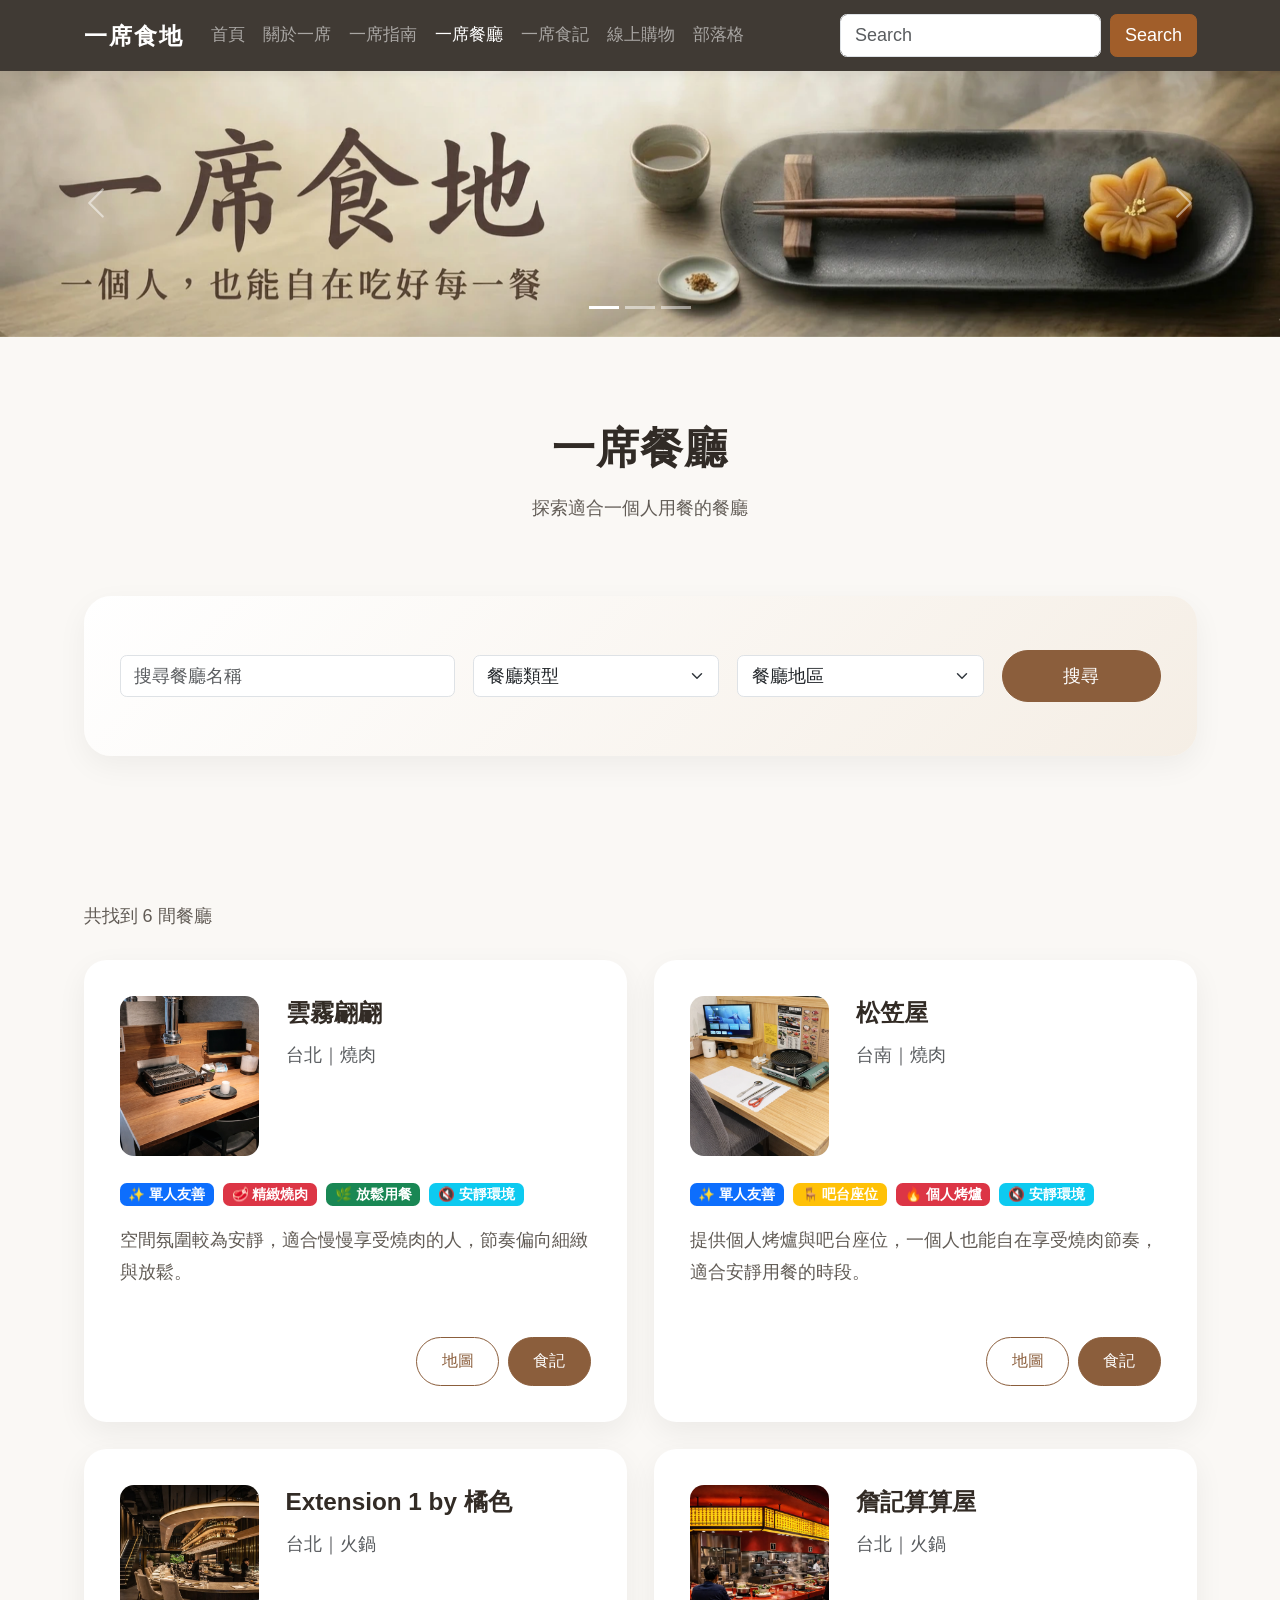
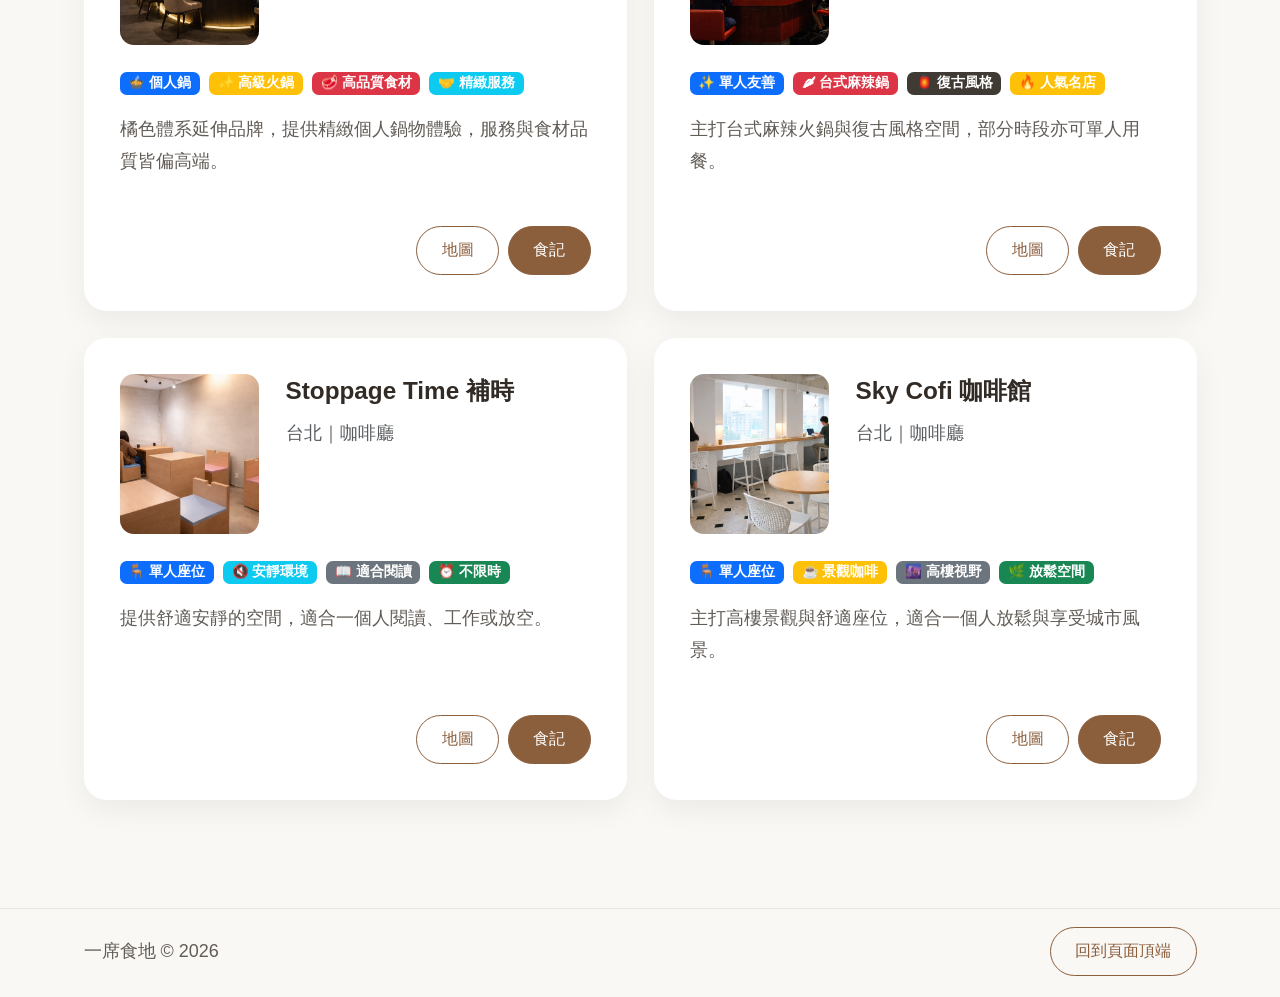
<file: restaurant.html>
<!-- 宣告網頁文件是HTML5格式 -->
<!doctype html>
<!-- 網頁所屬地區的語言 -->
<html lang="zh-Hant-TW">
    <!-- 檔頭、SEO/GEO/AEO   -->
  <head>
    <!-- 文字編碼 -->
    <meta charset="utf-8">
    <!-- RWD響應式網站 -->
    <meta name="viewport" content="width=device-width, initial-scale=1">
    <!-- 這些雙引號裡面寫的value值不要隨便給文字以外的東西，像是空格或是-dash或是.點點，這些都會影響SEO -->
    <!-- 網站作者(擁有者)、品牌名稱 -->
    <meta name="author" content="一席食地">
    <!-- 網頁描述，網頁內容濃縮，可透過ChatGPT協助生成 -->
    <meta name="description" content="一席指南提供一個人用餐的實用建議，包含10大注意事項、座位選擇、餐廳類型與用餐氛圍，幫助你找到適合自己的單人用餐方式，讓一個人吃飯更自在。">
    <!-- 網頁編輯器 -->
    <meta name="generation" content="Visual Studio Code">
    <!-- 網頁關鍵字，網頁內容提取，可透過ChatGPT協助提取 -->
    <meta name="keywords" content="一席食地,一席指南,一個人吃飯,單人用餐,單人用餐建議,單人餐廳選擇,吧台座位,餐廳氛圍,一人燒肉,一人火鍋,單人咖啡廳">
    <!-- favicon品牌深色Logo，第一行針對IE和其他瀏覽器，第二行針對IE之外的瀏覽器 -->
    <link rel="shortcut icon" href="/favicon1.ico" type="image/x-icon" media="(prefers-color-scheme: light)">
    <link rel="icon" href="/favicon1.ico" type="image/x-icon" media="(prefers-color-scheme: light)">
    <!-- favicon品牌淺色Logo，第一行針對IE和其他瀏覽器，第二行針對IE之外的瀏覽器 -->
    <link rel="shortcut icon" href="/favicon2.ico" type="image/x-icon" media="(prefers-color-scheme: dark)">
    <link rel="icon" href="/favicon2.ico" type="image/x-icon" media="(prefers-color-scheme: dark)">
    <!-- 網頁標題，包含網站名稱和網頁名稱 -->
    <title>一席食地-一席餐廳</title>
    <!-- Bootstrap雲端CSS外部檔 -->
    <link href="https://cdn.jsdelivr.net/npm/bootstrap@5.3.8/dist/css/bootstrap.min.css" rel="stylesheet" integrity="sha384-sRIl4kxILFvY47J16cr9ZwB07vP4J8+LH7qKQnuqkuIAvNWLzeN8tE5YBujZqJLB" crossorigin="anonymous">
    <!-- 自訂的CSS，放在bootstrap下面，這樣有衝突的話才會以我們的為主 -->
    <link rel="stylesheet" href="css/custom.css">
    <!-- GoogleIconFonts -->
    <!-- <link rel="stylesheet" href="https://fonts.googleapis.com/icon?family=Material+Icons"> -->
    <!-- GA追蹤碼，放在head上面是google現在演算法的規定 -->
    <!-- Google tag (gtag.js) -->
    <script async src="https://www.googletagmanager.com/gtag/js?id=G-GF2LZWTT1G"></script>
    <script>
      window.dataLayer = window.dataLayer || [];
      function gtag(){dataLayer.push(arguments);}
      gtag('js', new Date());

      gtag('config', 'G-GF2LZWTT1G');
    </script>
  </head>

  <body id="top">
    <!-- 頁首 -->
    <header class="fixed-top">
      <nav class="navbar navbar-expand-lg navbar-dark bg-dark">
        <div class="container">
          <a class="navbar-brand" href="index.html">一席食地</a>
          <button class="navbar-toggler" type="button" data-bs-toggle="collapse" data-bs-target="#navbarSupportedContent" aria-controls="navbarSupportedContent" aria-expanded="false" aria-label="切換導覽列">
            <span class="navbar-toggler-icon"></span>
          </button>
          <div class="collapse navbar-collapse" id="navbarSupportedContent">
            <ul class="navbar-nav me-auto mb-2 mb-lg-0">
              <li class="nav-item">
                <a class="nav-link" href="index.html">首頁</a>
              </li>
              <li class="nav-item">
                <a class="nav-link" href="about.html">關於一席</a>
              </li>
              <li class="nav-item">
                <a class="nav-link" href="guide.html">一席指南</a>
              </li>
              <li class="nav-item">
                <a class="nav-link active" aria-current="page" href="restaurant.html">一席餐廳</a>
              </li>
              <li class="nav-item">
                <a class="nav-link" href="review.html">一席食記</a>
              </li>
              <li class="nav-item">
                <a class="nav-link" href="https://lisanail.easy.co/" target="_blank">線上購物</a>
              </li>
              <li class="nav-item">
                <a class="nav-link" href="https://lisahandmadenail.wordpress.com" target="_blank">部落格</a>
              </li>
            </ul>
            <!-- 搜尋按鈕 -->
            <form class="d-flex" role="search">
              <input class="form-control me-2" type="search" placeholder="Search" aria-label="Search">
              <button class="btn btn-search" type="submit">Search</button>
            </form>
          </div>
        </div>
      </nav>
    </header>

    <!-- 主內容 -->
    <main>
      <!-- 輪播圖外層 -->
      <div id="carouselExampleIndicators" class="carousel slide" data-bs-ride="carousel" data-bs-interval="3000">
        <!-- 指示器 -->
        <div class="carousel-indicators">
          <button type="button" data-bs-target="#carouselExampleIndicators" data-bs-slide-to="0" class="active" aria-current="true" aria-label="Slide 1"></button>
          <button type="button" data-bs-target="#carouselExampleIndicators" data-bs-slide-to="1" aria-label="Slide 2"></button>
          <button type="button" data-bs-target="#carouselExampleIndicators" data-bs-slide-to="2" aria-label="Slide 3"></button>
        </div>
        <!-- 輪播圖片 -->
        <div class="carousel-inner">
          <div class="carousel-item active">
            <img src="images/index/solo-dining.webp" class="d-block w-100" alt="單人友善餐廳網站一席食地" title="單人友善餐廳網站一席食地" aria-label="單人友善餐廳網站一席食地">
          </div>
          <div class="carousel-item">
            <img src="images/index/discover-solo-dining-restaurants.webp" class="d-block w-100" alt="探索單人友善餐廳" title="探索單人友善餐廳" aria-label="探索單人友善餐廳">
          </div>
          <div class="carousel-item">
            <img src="images/index/restaurants-review.webp" class="d-block w-100" alt="單人用餐餐廳踩點紀錄" title="單人用餐餐廳踩點紀錄" aria-label="單人用餐餐廳踩點紀錄">
          </div>
        </div>
        <!-- 控制器 -->
        <button class="carousel-control-prev" type="button" data-bs-target="#carouselExampleIndicators" data-bs-slide="prev">
          <span class="carousel-control-prev-icon" aria-hidden="true"></span>
          <span class="visually-hidden">Previous</span>
        </button>
        <button class="carousel-control-next" type="button" data-bs-target="#carouselExampleIndicators" data-bs-slide="next">
          <span class="carousel-control-next-icon" aria-hidden="true"></span>
          <span class="visually-hidden">Next</span>
        </button>
      </div>

<!-- 主標 -->
<section class="intro-section">
  <div class="container text-center">
    <h1>一席餐廳</h1>
    <p class="intro-text">探索適合一個人用餐的餐廳</p>
  </div>
</section>

<!-- 篩選區 -->
<section class="section-block section-tight">
  <div class="container">
    <div class="brand-banner">

      <div class="row g-3 align-items-center">

        <div class="col-md-4">
          <input type="text" id="keywordInput" class="form-control" placeholder="搜尋餐廳名稱">
        </div>

        <div class="col-md-3">
          <select id="typeSelect" class="form-select">
            <option value="">餐廳類型</option>
            <option value="燒肉">燒肉</option>
            <option value="火鍋">火鍋</option>
            <option value="咖啡廳">咖啡廳</option>
          </select>
        </div>

        <div class="col-md-3">
          <select id="areaSelect" class="form-select">
            <option value="">餐廳地區</option>
            <option value="台北">台北</option>
            <option value="新北">新北</option>
            <option value="桃園">桃園</option>
            <option value="台中">台中</option>
            <option value="台南">台南</option>
            <option value="高雄">高雄</option>
          </select>
        </div>

        <div class="col-md-2">
          <button class="btn btn-brown w-100" onclick="searchRestaurant()">搜尋</button>
        </div>

      </div>

    </div>
  </div>
</section>

<!-- 餐廳列表 -->
<section class="section-block">
  <div class="container">

    <p id="resultCount" class="mb-4">共找到 0 間餐廳</p>

    <div id="restaurantList" class="row g-4"></div>

  </div>
</section>

<!-- 頁尾 -->
<footer class="site-footer">
  <div class="container footer-flex">
    <p>一席食地 &copy; 2026</p>
    <a href="#top" class="btn btn-outline-brown btn-sm">回到頁面頂端</a>
  </div>
</footer>

</main>

<script>
let restaurantData = [];

fetch("data.json")
  .then(res => res.json())
  .then(data => {
    restaurantData = data;
    renderRestaurants(data);
  });

function searchRestaurant() {
  const keyword = document.getElementById("keywordInput").value.trim();
  const type = document.getElementById("typeSelect").value;
  const area = document.getElementById("areaSelect").value;

  const filtered = restaurantData.filter(item =>
    item.name.includes(keyword) &&
    (type === "" || item.type === type) &&
    (area === "" || item.area === area)
  );

  renderRestaurants(filtered);
}

function renderRestaurants(data) {
  let html = "";

  if (data.length === 0) {
    html = `
      <div class="col-12">
        <div class="brand-banner">
          <p class="mb-0 text-start">找不到符合條件的餐廳。</p>
        </div>
      </div>
    `;
  } else {
    data.forEach(item => {
      html += `
        <div class="col-md-6">
          <div class="featured-card h-100">
            <div class="featured-card-body d-flex flex-column" style="text-align:left; padding: 2rem;">

              <!-- 第一排：左圖 / 右標題 -->
              <div class="row g-4 align-items-start mb-4">
                <div class="col-12 col-sm-4">
                  <img
                    src="${item.image}"
                    class="img-fluid w-100"
                    style="height: 160px; object-fit: cover; border-radius: 14px;"
                    alt="${item.imageAlt}"
                    title="${item.imageTitle}"
                    aria-label="${item.imageAriaLabel}">
                </div>

                <div class="col-12 col-sm-8 d-flex flex-column justify-content-center">
                  <h3 class="text-start mb-2">${item.name}</h3>
                  <p class="text-muted text-start mb-0">${item.area}｜${item.type}</p>
                </div>
              </div>
              <!-- 第二排：標籤 -->
              <div class="mb-3 d-flex flex-wrap gap-2 justify-content-start">
                <span class="badge bg-${item.badgeColor1}">${item.badge1}</span>
                <span class="badge bg-${item.badgeColor2}">${item.badge2}</span>
                <span class="badge bg-${item.badgeColor3}">${item.badge3}</span>
                <span class="badge bg-${item.badgeColor4}">${item.badge4}</span>
              </div>

              <!-- 第三排：說明 -->
              <p class="text-start mb-4">${item.description}</p>

              <!-- 右下角按鈕 -->
              <div class="mt-auto d-flex justify-content-end gap-2">
                <a href="${item.map}" class="btn btn-outline-brown btn-sm" target="_blank">地圖</a>
                <a href="${item.review}" class="btn btn-brown btn-sm">食記</a>
              </div>

            </div>
          </div>
        </div>
      `;
    });
  }

  document.getElementById("restaurantList").innerHTML = html;
  document.getElementById("resultCount").textContent =
    "共找到 " + data.length + " 間餐廳";
}
</script>

<script src="https://cdn.jsdelivr.net/npm/bootstrap@5.3.8/dist/js/bootstrap.bundle.min.js"></script>

</body>
</html>
</file>
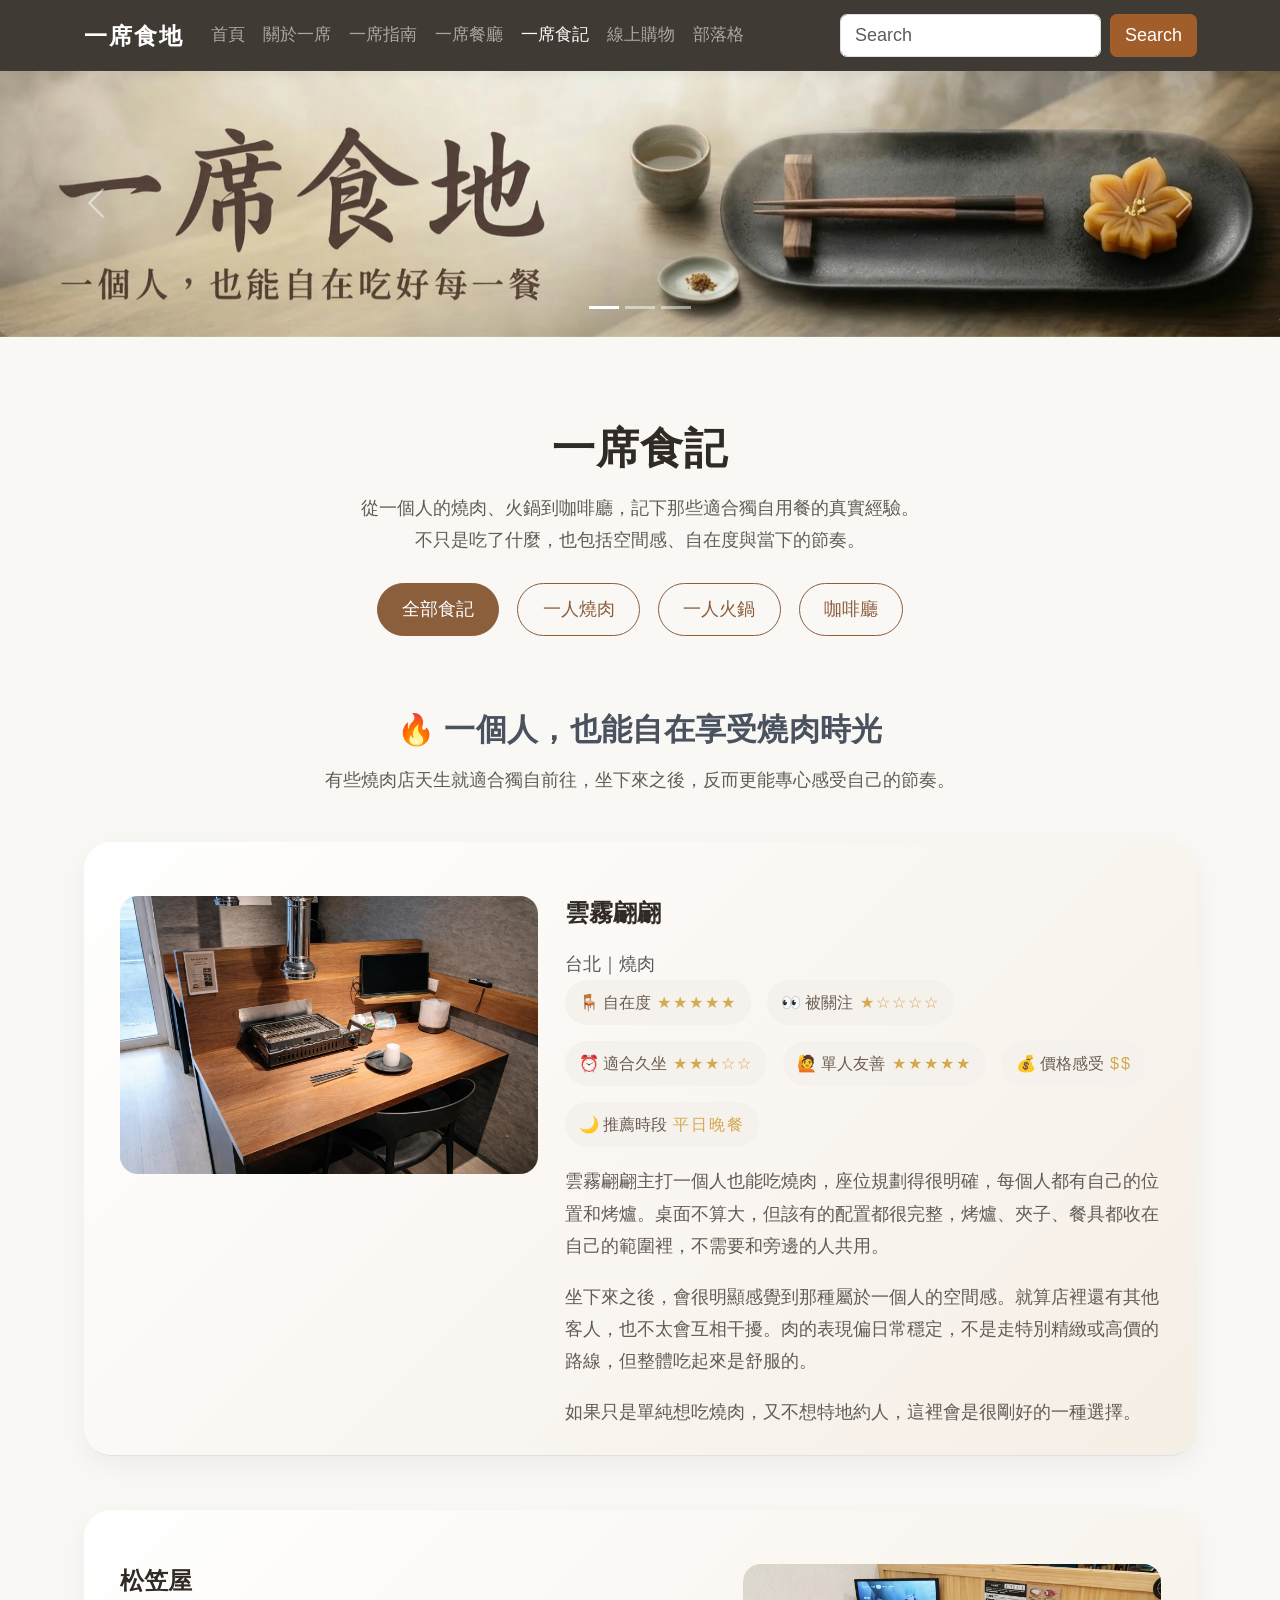
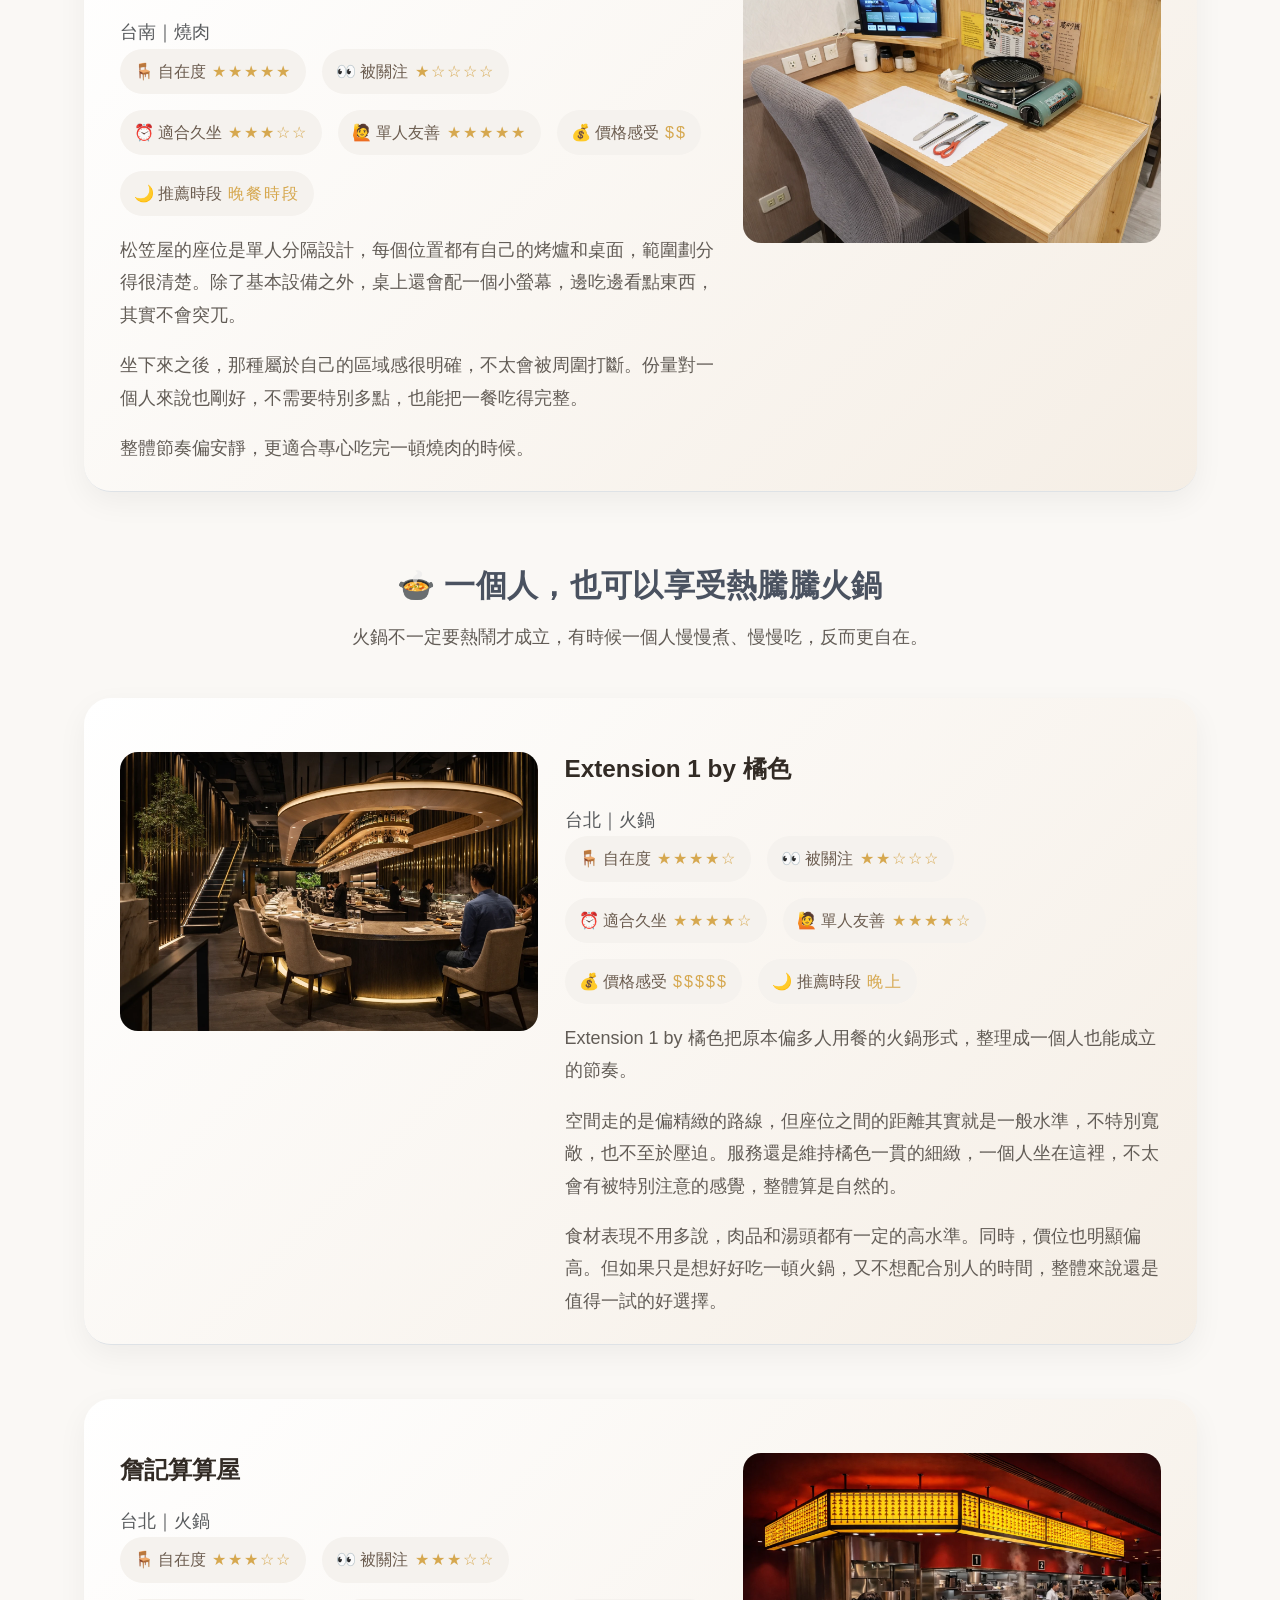
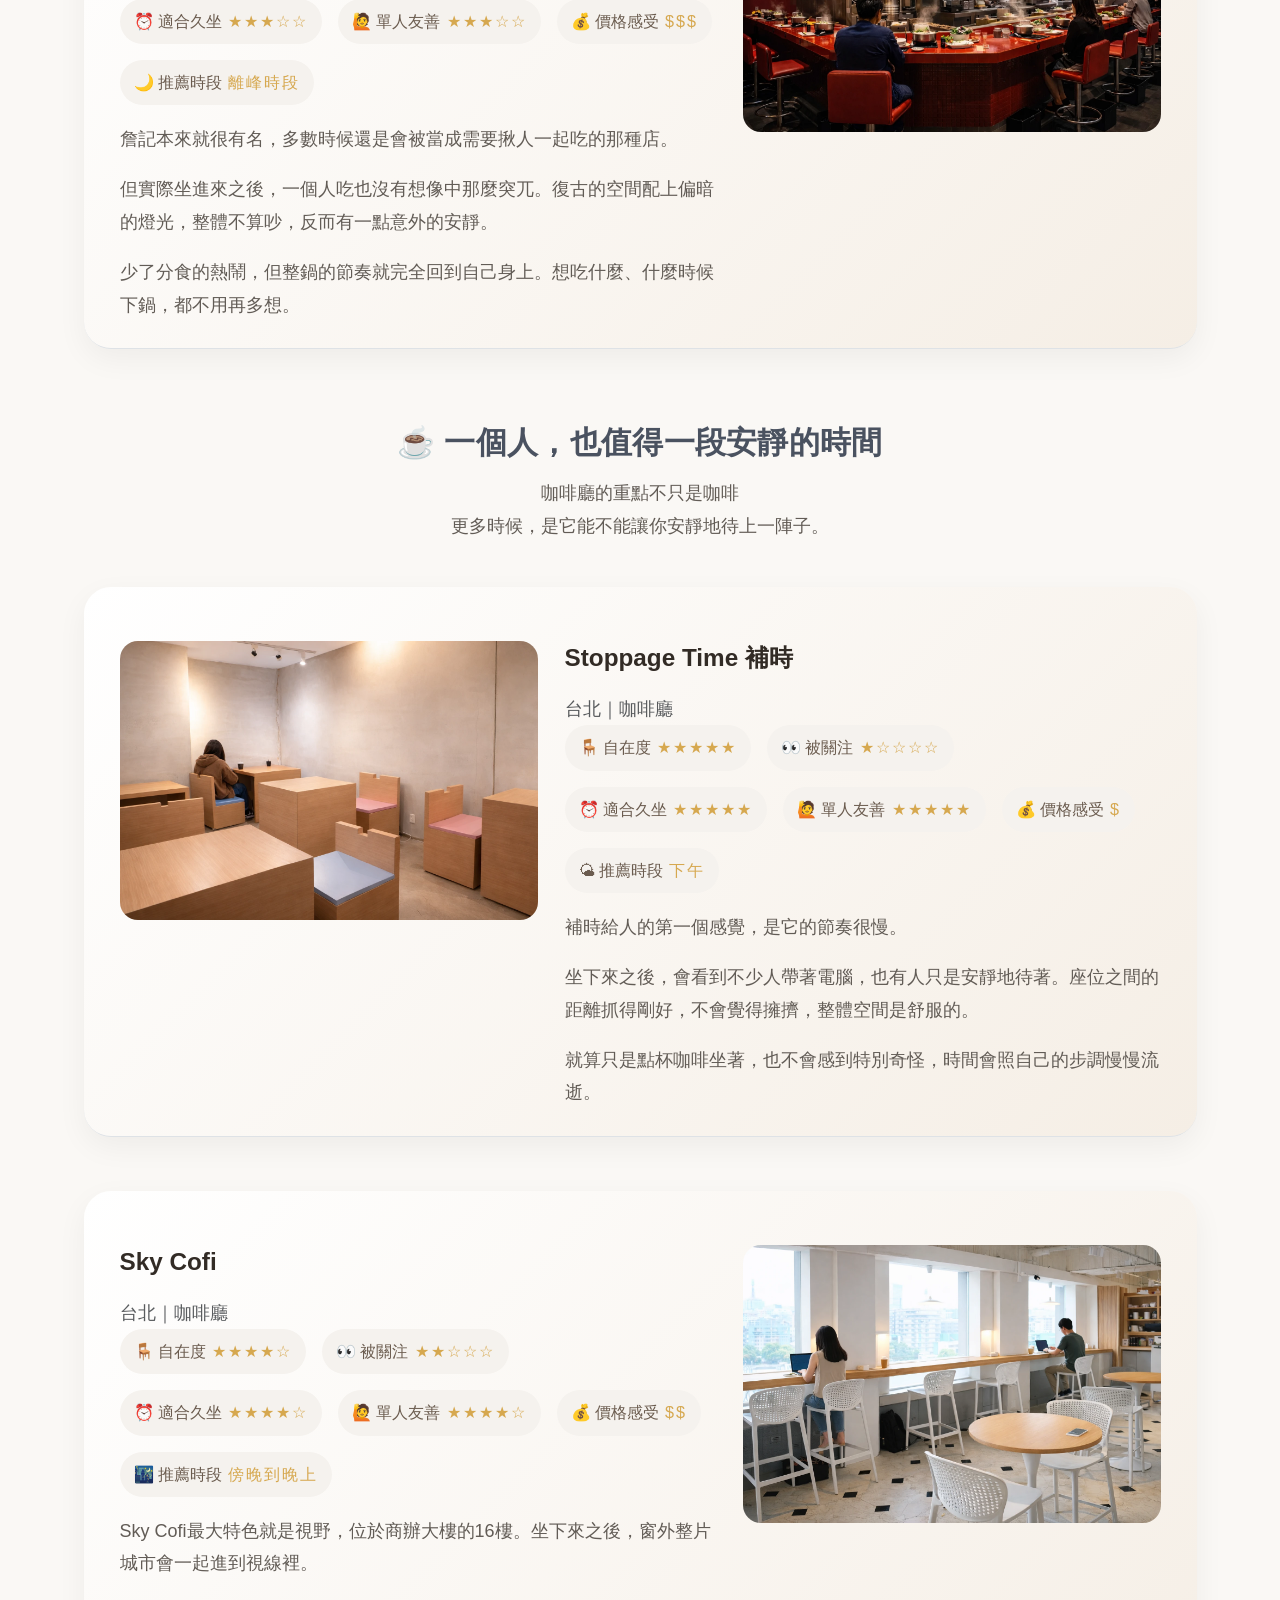
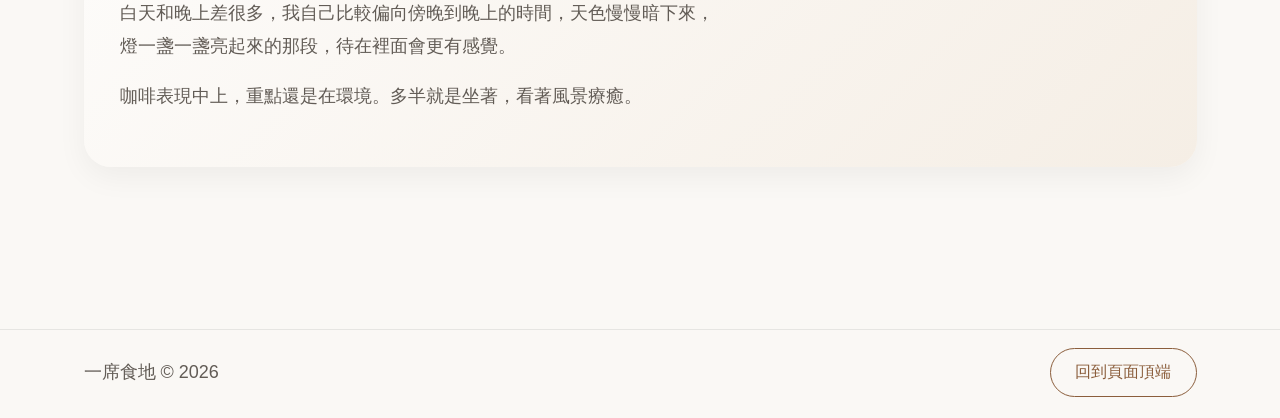
<file: review.html>
<!-- 宣告網頁文件是HTML5格式 -->
<!doctype html>
<!-- 網頁所屬地區的語言 -->
<html lang="zh-Hant-TW">
    <!-- 檔頭、SEO/GEO/AEO   -->
  <head>
    <!-- 文字編碼 -->
    <meta charset="utf-8">
    <!-- RWD響應式網站 -->
    <meta name="viewport" content="width=device-width, initial-scale=1">
    <!-- 這些雙引號裡面寫的value值不要隨便給文字以外的東西，像是空格或是-dash或是.點點，這些都會影響SEO -->
    <!-- 網站作者(擁有者)、品牌名稱 -->
    <meta name="author" content="一席食地">
    <!-- 網頁描述，網頁內容濃縮，可透過ChatGPT協助生成 -->
    <meta name="description" content="一席食地的一席食記，收錄一人燒肉、一人火鍋與單人咖啡廳的實際用餐心得，從空間感、自在度到整體氛圍，整理出適合一個人用餐的真實經驗。">
    <!-- 網頁編輯器 -->
    <meta name="generation" content="Visual Studio Code">
    <!-- 網頁關鍵字，網頁內容提取，可透過ChatGPT協助提取 -->
    <meta name="keywords" content="一席食地,一席食記,單人用餐食記,一人燒肉,一人火鍋,單人咖啡廳,餐廳心得,單人友善餐廳">
    <!-- favicon品牌深色Logo，第一行針對IE和其他瀏覽器，第二行針對IE之外的瀏覽器 -->
    <link rel="shortcut icon" href="/favicon1.ico" type="image/x-icon" media="(prefers-color-scheme: light)">
    <link rel="icon" href="/favicon1.ico" type="image/x-icon" media="(prefers-color-scheme: light)">
    <!-- favicon品牌淺色Logo，第一行針對IE和其他瀏覽器，第二行針對IE之外的瀏覽器 -->
    <link rel="shortcut icon" href="/favicon2.ico" type="image/x-icon" media="(prefers-color-scheme: dark)">
    <link rel="icon" href="/favicon2.ico" type="image/x-icon" media="(prefers-color-scheme: dark)">
    <!-- 網頁標題，包含網站名稱和網頁名稱 -->
    <title>一席食地-一席食記</title>
    <!-- Bootstrap雲端CSS外部檔 -->
    <link href="https://cdn.jsdelivr.net/npm/bootstrap@5.3.8/dist/css/bootstrap.min.css" rel="stylesheet" integrity="sha384-sRIl4kxILFvY47J16cr9ZwB07vP4J8+LH7qKQnuqkuIAvNWLzeN8tE5YBujZqJLB" crossorigin="anonymous">
    <!-- 自訂的CSS，放在bootstrap下面，這樣有衝突的話才會以我們的為主 -->
    <link rel="stylesheet" href="css/custom.css">
    <!-- GoogleIconFonts -->
    <!-- <link rel="stylesheet" href="https://fonts.googleapis.com/icon?family=Material+Icons"> -->
    <!-- GA追蹤碼，放在head上面是google現在演算法的規定 -->
    <!-- Google tag (gtag.js) -->
    <script async src="https://www.googletagmanager.com/gtag/js?id=G-GF2LZWTT1G"></script>
    <script>
      window.dataLayer = window.dataLayer || [];
      function gtag(){dataLayer.push(arguments);}
      gtag('js', new Date());

      gtag('config', 'G-GF2LZWTT1G');
    </script>
  </head>

  <body id="top">
    <!-- 頁首 -->
    <header class="fixed-top">
      <nav class="navbar navbar-expand-lg navbar-dark bg-dark">
        <div class="container">
          <a class="navbar-brand" href="index.html">一席食地</a>
          <button class="navbar-toggler" type="button" data-bs-toggle="collapse" data-bs-target="#navbarSupportedContent" aria-controls="navbarSupportedContent" aria-expanded="false" aria-label="切換導覽列">
            <span class="navbar-toggler-icon"></span>
          </button>
          <div class="collapse navbar-collapse" id="navbarSupportedContent">
            <ul class="navbar-nav me-auto mb-2 mb-lg-0">
              <li class="nav-item">
                <a class="nav-link" href="index.html">首頁</a>
              </li>
              <li class="nav-item">
                <a class="nav-link" href="about.html">關於一席</a>
              </li>
              <li class="nav-item">
                <a class="nav-link" href="guide.html">一席指南</a>
              </li>
              <li class="nav-item">
                <a class="nav-link" href="restaurant.html">一席餐廳</a>
              </li>
              <li class="nav-item">
                <a class="nav-link active" aria-current="page" href="review.html">一席食記</a>
              </li>
              <li class="nav-item">
                <a class="nav-link" href="https://lisanail.easy.co/" target="_blank">線上購物</a>
              </li>
              <li class="nav-item">
                <a class="nav-link" href="https://lisahandmadenail.wordpress.com" target="_blank">部落格</a>
              </li>
            </ul>
            <!-- 搜尋按鈕 -->
            <form class="d-flex" role="search">
              <input class="form-control me-2" type="search" placeholder="Search" aria-label="Search">
              <button class="btn btn-search" type="submit">Search</button>
            </form>
          </div>
        </div>
      </nav>
    </header>

    <!-- 主內容 -->
    <main>
      <!-- 輪播圖外層 -->
      <div id="carouselExampleIndicators" class="carousel slide" data-bs-ride="carousel" data-bs-interval="3000">
        <!-- 指示器 -->
        <div class="carousel-indicators">
          <button type="button" data-bs-target="#carouselExampleIndicators" data-bs-slide-to="0" class="active" aria-current="true" aria-label="Slide 1"></button>
          <button type="button" data-bs-target="#carouselExampleIndicators" data-bs-slide-to="1" aria-label="Slide 2"></button>
          <button type="button" data-bs-target="#carouselExampleIndicators" data-bs-slide-to="2" aria-label="Slide 3"></button>
        </div>

        <!-- 輪播圖片 -->
        <div class="carousel-inner">
          <div class="carousel-item active">
            <img src="images/index/solo-dining.webp" class="d-block w-100" alt="單人友善餐廳網站一席食地" title="單人友善餐廳網站一席食地" aria-label="單人友善餐廳網站一席食地">
          </div>
          <div class="carousel-item">
            <img src="images/index/discover-solo-dining-restaurants.webp" class="d-block w-100" alt="探索單人友善餐廳" title="探索單人友善餐廳" aria-label="探索單人友善餐廳">
          </div>
          <div class="carousel-item">
            <img src="images/index/restaurants-review.webp" class="d-block w-100" alt="單人用餐餐廳踩點紀錄" title="單人用餐餐廳踩點紀錄" aria-label="單人用餐餐廳踩點紀錄">
          </div>
        </div>

        <!-- 控制器 -->
        <button class="carousel-control-prev" type="button" data-bs-target="#carouselExampleIndicators" data-bs-slide="prev">
          <span class="carousel-control-prev-icon" aria-hidden="true"></span>
          <span class="visually-hidden">Previous</span>
        </button>
        <button class="carousel-control-next" type="button" data-bs-target="#carouselExampleIndicators" data-bs-slide="next">
          <span class="carousel-control-next-icon" aria-hidden="true"></span>
          <span class="visually-hidden">Next</span>
        </button>
      </div>

      <!-- 主標語 -->
      <section class="intro-section">
        <div class="container text-center">
          <h1>一席食記</h1>
          <p class="intro-text">
            從一個人的燒肉、火鍋到咖啡廳，<br class="mobile-break">記下那些適合獨自用餐的真實經驗。<br>
            不只是吃了什麼，<br class="mobile-break">也包括空間感、自在度與當下的節奏。
          </p>

          <!-- 類型按鈕 -->
          <div class="review-filter-wrap">
            <div class="review-filter-top">
              <a href="#all-reviews" class="btn btn-brown">全部食記</a>
            </div>
            <div class="review-filter-bottom">
              <a href="#yakiniku-section" class="btn btn-outline-brown">一人燒肉</a>
              <a href="#hotpot-section" class="btn btn-outline-brown">一人火鍋</a>
              <a href="#coffee-section" class="btn btn-outline-brown">咖啡廳</a>
            </div>
          </div>
        </div>
      </section>

      <!-- ===== 主內容 ===== -->
      <section id="all-reviews" class="section-block section-tight">
        <div class="container">

          <!-- 🔥 燒肉 -->
          <div id="yakiniku-section" class="section-heading text-center">
            <h2>🔥 一個人，<br class="mobile-break">也能自在享受燒肉時光</h2>
            <p>有些燒肉店天生就適合獨自前往，坐下來之後，反而更能專心感受自己的節奏。</p>
          </div>

          <!-- 雲霧翩翩 -->
          <article class="brand-banner mb-5 pb-4 border-bottom">
            <div class="row g-4 align-items-start">
              <div class="col-12 col-lg-5">
                <img src="images/review/meat1.webp" class="img-fluid w-100 split-image" alt="雲霧翩翩燒肉店內部空間與單人烤爐" title="雲霧翩翩燒肉店內部空間與單人烤爐" aria-label="雲霧翩翩燒肉店內部空間與單人烤爐">
              </div>
              <div class="col-12 col-lg-7">
                <h3>雲霧翩翩</h3> 
                <p class="text-muted">台北｜燒肉</p>

                <div class="review-meta mb-3">
                  <div class="review-meta-item">
                    <span class="meta-label">🪑 自在度</span>
                    <span class="meta-stars">★★★★★</span>
                  </div>
                  <div class="review-meta-item">
                    <span class="meta-label">👀 被關注</span>
                    <span class="meta-stars">★☆☆☆☆</span>
                  </div>
                  <div class="review-meta-item">
                    <span class="meta-label">⏰ 適合久坐</span>
                    <span class="meta-stars">★★★☆☆</span>
                  </div>
                  <div class="review-meta-item">
                    <span class="meta-label">🙋 單人友善</span>
                    <span class="meta-stars">★★★★★</span>
                  </div>
                  <div class="review-meta-item">
                    <span class="meta-label">💰 價格感受</span>
                    <span class="meta-stars">$$</span>
                  </div>
                  <div class="review-meta-item">
                    <span class="meta-label">🌙 推薦時段</span>
                    <span class="meta-stars">平日晚餐</span>
                  </div>
                </div>

                <p>雲霧翩翩主打一個人也能吃燒肉，座位規劃得很明確，每個人都有自己的位置和烤爐。桌面不算大，但該有的配置都很完整，烤爐、夾子、餐具都收在自己的範圍裡，不需要和旁邊的人共用。</p>
                <p>坐下來之後，會很明顯感覺到那種屬於一個人的空間感。就算店裡還有其他客人，也不太會互相干擾。肉的表現偏日常穩定，不是走特別精緻或高價的路線，但整體吃起來是舒服的。</p>
                <p class="mb-0">如果只是單純想吃燒肉，又不想特地約人，這裡會是很剛好的一種選擇。</p>
              </div>
            </div>
          </article>

          <!-- 松笠屋 -->
          <article class="brand-banner mb-5 pb-4 border-bottom">
            <div class="row g-4 align-items-start flex-lg-row-reverse">
              <div class="col-12 col-lg-5">
                <img src="images/review/meat2.webp" class="img-fluid w-100 split-image" alt="松笠屋燒肉店內單人烤爐與座位區" title="松笠屋燒肉店內單人烤爐與座位區" aria-label="松笠屋燒肉店內單人烤爐與座位區">
              </div>
              <div class="col-12 col-lg-7">
                <h3>松笠屋</h3>
                <p class="text-muted">台南｜燒肉</p>

                <div class="review-meta mb-3">
                  <div class="review-meta-item">
                    <span class="meta-label">🪑 自在度</span>
                    <span class="meta-stars">★★★★★</span>
                  </div>
                  <div class="review-meta-item">
                    <span class="meta-label">👀 被關注</span>
                    <span class="meta-stars">★☆☆☆☆</span>
                  </div>
                  <div class="review-meta-item">
                    <span class="meta-label">⏰ 適合久坐</span>
                    <span class="meta-stars">★★★☆☆</span>
                  </div>
                  <div class="review-meta-item">
                    <span class="meta-label">🙋 單人友善</span>
                    <span class="meta-stars">★★★★★</span>
                  </div>
                  <div class="review-meta-item">
                    <span class="meta-label">💰 價格感受</span>
                    <span class="meta-stars">$$</span>
                  </div>
                  <div class="review-meta-item">
                    <span class="meta-label">🌙 推薦時段</span>
                    <span class="meta-stars">晚餐時段</span>
                  </div>
                </div>

                <p>松笠屋的座位是單人分隔設計，每個位置都有自己的烤爐和桌面，範圍劃分得很清楚。除了基本設備之外，桌上還會配一個小螢幕，邊吃邊看點東西，其實不會突兀。</p>
                <p>坐下來之後，那種屬於自己的區域感很明確，不太會被周圍打斷。份量對一個人來說也剛好，不需要特別多點，也能把一餐吃得完整。</p>
                <p class="mb-0">整體節奏偏安靜，更適合專心吃完一頓燒肉的時候。</p>
              </div>
            </div>
          </article>

          <!-- 🍲 火鍋 -->
          <div id="hotpot-section" class="section-heading text-center pt-3">
            <h2>🍲 一個人，<br class="mobile-break">也可以享受熱騰騰火鍋</h2>
            <p>火鍋不一定要熱鬧才成立，有時候一個人慢慢煮、慢慢吃，反而更自在。</p>
          </div>

          <!-- Extension -->
          <article class="brand-banner mb-5 pb-4 border-bottom">
            <div class="row g-4 align-items-start">
              <div class="col-12 col-lg-5">
                <img src="images/review/hotpot1.webp" class="img-fluid w-100 split-image" alt="Extension 1 by 橘色火鍋店內景與吧檯座位" title="Extension 1 by 橘色火鍋店內與吧檯座位" aria-label="Extension 1 by 橘色火鍋店內景與吧檯座位">
              </div>
              <div class="col-12 col-lg-7">
                <h3>Extension 1 by 橘色</h3>
                <p class="text-muted">台北｜火鍋</p>

                <div class="review-meta mb-3">
                  <div class="review-meta-item">
                    <span class="meta-label">🪑 自在度</span>
                    <span class="meta-stars">★★★★☆</span>
                  </div>
                  <div class="review-meta-item">
                    <span class="meta-label">👀 被關注</span>
                    <span class="meta-stars">★★☆☆☆</span>
                  </div>
                  <div class="review-meta-item">
                    <span class="meta-label">⏰ 適合久坐</span>
                    <span class="meta-stars">★★★★☆</span>
                  </div>
                  <div class="review-meta-item">
                    <span class="meta-label">🙋 單人友善</span>
                    <span class="meta-stars">★★★★☆</span>
                  </div>
                  <div class="review-meta-item">
                    <span class="meta-label">💰 價格感受</span>
                    <span class="meta-stars">$$$$$</span>
                  </div>
                  <div class="review-meta-item">
                    <span class="meta-label">🌙 推薦時段</span>
                    <span class="meta-stars">晚上</span>
                  </div>
                </div>

                <p>Extension 1 by 橘色把原本偏多人用餐的火鍋形式，整理成一個人也能成立的節奏。</p>
                <p>空間走的是偏精緻的路線，但座位之間的距離其實就是一般水準，不特別寬敞，也不至於壓迫。服務還是維持橘色一貫的細緻，一個人坐在這裡，不太會有被特別注意的感覺，整體算是自然的。</p>
                <p class="mb-0">食材表現不用多說，肉品和湯頭都有一定的高水準。同時，價位也明顯偏高。但如果只是想好好吃一頓火鍋，又不想配合別人的時間，整體來說還是值得一試的好選擇。</p>
              </div>
            </div>
          </article>

          <!-- 詹記 -->
          <article class="brand-banner mb-5 pb-4 border-bottom">
            <div class="row g-4 align-items-start flex-lg-row-reverse">
              <div class="col-12 col-lg-5">
                <img src="images/review/hotpot2.webp" class="img-fluid w-100 split-image" alt="詹記算算屋麻辣火鍋店內復古空間和吧檯座位" title="詹記算算屋麻辣火鍋店內復古空間和吧檯座位" aria-label="詹記算算屋麻辣火鍋店內復古空間和吧檯座位">
              </div>
              <div class="col-12 col-lg-7">
                <h3>詹記算算屋</h3>
                <p class="text-muted">台北｜火鍋</p>

                <div class="review-meta mb-3">
                  <div class="review-meta-item">
                    <span class="meta-label">🪑 自在度</span>
                    <span class="meta-stars">★★★☆☆</span>
                  </div>
                  <div class="review-meta-item">
                    <span class="meta-label">👀 被關注</span>
                    <span class="meta-stars">★★★☆☆</span>
                  </div>
                  <div class="review-meta-item">
                    <span class="meta-label">⏰ 適合久坐</span>
                    <span class="meta-stars">★★★☆☆</span>
                  </div>
                  <div class="review-meta-item">
                    <span class="meta-label">🙋 單人友善</span>
                    <span class="meta-stars">★★★☆☆</span>
                  </div>
                  <div class="review-meta-item">
                    <span class="meta-label">💰 價格感受</span>
                    <span class="meta-stars">$$$</span>
                  </div>
                  <div class="review-meta-item">
                    <span class="meta-label">🌙 推薦時段</span>
                    <span class="meta-stars">離峰時段</span>
                  </div>
                </div>

                <p>詹記本來就很有名，多數時候還是會被當成需要揪人一起吃的那種店。</p>
                <p>但實際坐進來之後，一個人吃也沒有想像中那麼突兀。復古的空間配上偏暗的燈光，整體不算吵，反而有一點意外的安靜。</p>
                <p class="mb-0">少了分食的熱鬧，但整鍋的節奏就完全回到自己身上。想吃什麼、什麼時候下鍋，都不用再多想。</p>
              </div>
            </div>
          </article>

          <!-- ☕ 咖啡 -->
          <div id="coffee-section" class="section-heading text-center pt-3">
            <h2>☕ 一個人，<br class="mobile-break">也值得一段安靜的時間</h2>
            <p>咖啡廳的重點不只是咖啡<br>更多時候，是它能不能讓你安靜地待上一陣子。</p>
          </div>

          <!-- 補時 -->
          <article class="brand-banner mb-5 pb-4 border-bottom">
            <div class="row g-4 align-items-start">
              <div class="col-12 col-lg-5">
                <img src="images/review/coffee1.webp" class="img-fluid w-100 split-image" alt="補時咖啡廳內部空間與單人座位" title="補時咖啡廳內部空間與單人座位" aria-label="補時咖啡廳內部空間與單人座位">
              </div>
              <div class="col-12 col-lg-7">
                <h3>Stoppage Time 補時</h3>
                <p class="text-muted">台北｜咖啡廳</p>

                <div class="review-meta mb-3">
                  <div class="review-meta-item">
                    <span class="meta-label">🪑 自在度</span>
                    <span class="meta-stars">★★★★★</span>
                  </div>
                  <div class="review-meta-item">
                    <span class="meta-label">👀 被關注</span>
                    <span class="meta-stars">★☆☆☆☆</span>
                  </div>
                  <div class="review-meta-item">
                    <span class="meta-label">⏰ 適合久坐</span>
                    <span class="meta-stars">★★★★★</span>
                  </div>
                  <div class="review-meta-item">
                    <span class="meta-label">🙋 單人友善</span>
                    <span class="meta-stars">★★★★★</span>
                  </div>
                  <div class="review-meta-item">
                    <span class="meta-label">💰 價格感受</span>
                    <span class="meta-stars">$</span>
                  </div>
                  <div class="review-meta-item">
                    <span class="meta-label">🌤 推薦時段</span>
                    <span class="meta-stars">下午</span>
                  </div>
                </div>

                <p>補時給人的第一個感覺，是它的節奏很慢。</p>
                <p>坐下來之後，會看到不少人帶著電腦，也有人只是安靜地待著。座位之間的距離抓得剛好，不會覺得擁擠，整體空間是舒服的。</p>
                <p class="mb-0">就算只是點杯咖啡坐著，也不會感到特別奇怪，時間會照自己的步調慢慢流逝。</p>
              </div>
            </div>
          </article>

          <!-- Sky Cofi -->
          <article class="brand-banner mb-5">
            <div class="row g-4 align-items-start flex-lg-row-reverse">
              <div class="col-12 col-lg-5">
                <img src="images/review/coffee2.webp" class="img-fluid w-100 split-image" alt="Sky Cofi高樓景觀咖啡廳空間" title="Sky Cofi高樓景觀咖啡廳空間" aria-label="Sky Cofi高樓景觀咖啡廳空間">
              </div>
              <div class="col-12 col-lg-7">
                <h3>Sky Cofi</h3>
                <p class="text-muted">台北｜咖啡廳</p>
                <div class="review-meta mb-3">
                  <div class="review-meta-item">
                    <span class="meta-label">🪑 自在度</span>
                    <span class="meta-stars">★★★★☆</span>
                  </div>
                  <div class="review-meta-item">
                    <span class="meta-label">👀 被關注</span>
                    <span class="meta-stars">★★☆☆☆</span>
                  </div>
                  <div class="review-meta-item">
                    <span class="meta-label">⏰ 適合久坐</span>
                    <span class="meta-stars">★★★★☆</span>
                  </div>
                  <div class="review-meta-item">
                    <span class="meta-label">🙋 單人友善</span>
                    <span class="meta-stars">★★★★☆</span>
                  </div>
                  <div class="review-meta-item">
                    <span class="meta-label">💰 價格感受</span>
                    <span class="meta-stars">$$</span>
                  </div>
                  <div class="review-meta-item">
                    <span class="meta-label">🌃 推薦時段</span>
                    <span class="meta-stars">傍晚到晚上</span>
                  </div>
                </div>
                <p>Sky Cofi最大特色就是視野，位於商辦大樓的16樓。坐下來之後，窗外整片城市會一起進到視線裡。</p>
                <p>白天和晚上差很多，我自己比較偏向傍晚到晚上的時間，天色慢慢暗下來，燈一盞一盞亮起來的那段，待在裡面會更有感覺。</p>
                <p class="mb-0">咖啡表現中上，重點還是在環境。多半就是坐著，看著風景療癒。</p>
              </div>
            </div>
          </article>
        </div>
      </section>

      <!-- 頁尾 -->
      <footer class="site-footer">
        <div class="container footer-flex">
          <p>一席食地 &copy; 2026</p>
          <a href="#top" class="btn btn-outline-brown btn-sm">回到頁面頂端</a>
        </div>
      </footer>
    </main>

    <!-- Bootstrap雲端JS外部檔 -->
    <script src="https://cdn.jsdelivr.net/npm/bootstrap@5.3.8/dist/js/bootstrap.bundle.min.js" integrity="sha384-FKyoEForCGlyvwx9Hj09JcYn3nv7wiPVlz7YYwJrWVcXK/BmnVDxM+D2scQbITxI" crossorigin="anonymous"></script>
  </body>
</html>
</file>
<file: css/custom.css>
/* 統一整體設定 */
/* 利用根元素作為標籤選取器，改變整體頁面的文字大小。網頁字體大小從預設16px改為18px */
html {
  font-size: 18px;
  scroll-behavior: smooth;
}

/* 調整網頁的字體。下方原始碼意思為優先使用"微軟正黑體"，若讀者的電腦沒有此字體(例:MAC沒有微軟正黑體)，那就會換成Google雲端字體做使用 */
body {
  font-family: "微軟正黑體", "Chiron Hei HK", sans-serif;
  background-color: rgb(250, 248, 245);
  color: rgb(58, 52, 46);
  line-height: 1.8;
  padding-top: 70px; /* 固定導覽列預留空間 */
}

/* 連結Google雲端字體，提供用戶一致體驗UX */
@import url('https://fonts.googleapis.com/css2?family=Chiron+Hei+HK:wght@400;500;700;800&display=swap');


/* 個別指定網頁背景色 */
/* .bg-color-red {background: #ff0000;} */

/* 網站主題為深色系，導覽列顏色自訂 */
:root,
[data-bs-theme=dark] {
  --bs-dark-rgb: 64, 58, 52;
}

/* 基本標題層級 */
h1, h2, h3, h4, h5, h6 {
  line-height: 1.4;
  margin-bottom: 0.75rem;
}

h1 {
  font-size: 2.4rem;
  font-weight: 800;
  color: rgb(49, 43, 38);
  letter-spacing: 0.02em;
}

h2 {
  font-size: 1.7rem;
  font-weight: 800;
  color: rgb(74, 82, 96);
  letter-spacing: 0.01em;
}

h3 {
  font-size: 1.35rem;
  font-weight: 700;
  color: rgb(50, 43, 37);
}

h4 {
  font-size: 1.15rem;
  font-weight: 700;
  color: rgb(147, 88, 45);
}

p {
  margin-bottom: 1rem;
  color: rgb(98, 92, 86);
}


/* 駝峰式命名，與其它CSS衝突，material-icons的預設font-size是24px，CSS套用的會是GoogleIcons贏 */
/* 與其它CSS衝突，無法套用文字大小時，可強制優先套用目前樣式 
iconsTitle {
    font-size: 2rem !important;
    color:rgb(39,102,229);
    vertical-align: text-bottom
}*/

/* 導覽列 */
.navbar {
  box-shadow: 0 2px 12px rgba(0, 0, 0, 0.06);
}

/* 導覽列最左邊的"一席食地"變粗體字 */
.navbar-brand {
  font-weight: 700;
  font-size: 1.3rem;
  letter-spacing: 2px;
}

.navbar .nav-link {
  font-size: 0.95rem;
}

/* 搜尋按鈕 */
.btn-search {
  background-color: rgb(161, 94, 42);
  color: #fff;
  border: 1px solid rgb(161, 94, 42);
}

.btn-search:hover {
  background-color: rgb(130, 72, 29);
  border-color: rgb(130, 72, 29);
  color: #fff;
}

/* 輪播圖 */
.carousel-item img {
  width: 100%;
  height: auto;
}

/* 首頁主標語 */
.intro-section {
  padding: 4.5rem 0 4rem;
}

.intro-text {
  max-width: 760px;
  margin: 0 auto;
}

@media (max-width: 767.98px) {
  .intro-text {
    max-width: 92%;
    line-height: 1.9;
  }
}

/* 首頁按鈕群 */
.intro-buttons {
  margin-top: 2rem;
  display: flex;
  justify-content: center;
  gap: 0.9rem;
  flex-wrap: wrap;
}

/* 區塊共用 */
.section-block {
  padding: 4rem 0;
}

.section-tight {
  padding-top: 0;
}

.section-heading {
  margin-bottom: 2.5rem;
}

.section-heading p {
  max-width: 680px;
  margin: 0.5rem auto 0;
}

/* 按鈕 */
.btn-brown,
.btn-outline-brown {
  border-radius: 999px;
  padding: 0.65rem 1.35rem;
  transition: all 0.25s ease;
}

.btn-brown {
  background-color: #8b5e3c;
  color: white;
  border: 1px solid #8b5e3c;
}

.btn-brown:hover {
  background-color: #6e472c;
  border-color: #6e472c;
  color: white;
  transform: translateY(-1px);
}

.btn-outline-brown {
  background-color: transparent;
  color: #8b5e3c;
  border: 1px solid #8b5e3c;
}

.btn-outline-brown:hover {
  background-color: #8b5e3c;
  color: white;
  transform: translateY(-1px);
}

/* 三大分類卡片 + 本週精選卡片共用 */
.category-card,
.featured-card {
  background: #ffffff;
  overflow: hidden;
  box-shadow: 0 10px 30px rgba(0, 0, 0, 0.06);
  transition: transform 0.3s ease, box-shadow 0.3s ease;
}

.category-card:hover,
.featured-card:hover {
  transform: translateY(-6px);
  box-shadow: 0 15px 36px rgba(0, 0, 0, 0.1);
}

/* 三大分類卡片 */
.category-card {
  height: 100%;
  border-radius: 1.25rem;
  text-align: center;
}

.category-card img {
  width: 180px;
  height: 180px;
  object-fit: cover;
  border-radius: 50%;
  margin: 2rem auto 1rem;
  display: block;
}

.category-card-body {
  padding: 1rem 1.5rem 2rem;
}

.category-card-body p {
  min-height: 58px;
}

/* 品牌過場 */
.brand-banner {
  background: linear-gradient(135deg, rgb(255, 255, 255) 0%, rgb(245, 238, 229) 100%);
  border-radius: 1.5rem;
  padding: 3rem 2rem;
  box-shadow: 0 10px 30px rgba(0, 0, 0, 0.05);
}

.brand-banner p {
  max-width: 700px;
  margin: 1rem auto 0;
}

/* 本週精選卡片 */
.featured-card {
  border-radius: 1.25rem;
}

.featured-card img {
  height: 240px;
  object-fit: cover;
}

.featured-card-body {
  padding: 1.5rem;
  text-align: center;
}

.featured-card-body p {
  min-height: 86px;
}

/* 左右分欄區塊 */
.split-panel {
  background: #ffffff;
  border-radius: 1.5rem;
  padding: 2.5rem;
  box-shadow: 0 10px 30px rgba(0, 0, 0, 0.05);
}

.split-image {
  width: 100%;
  border-radius: 1rem;
  object-fit: cover;
}

/* 一席指南用列表 */
.guide-list {
  list-style: none;
  padding-left: 0;
  margin: 1.5rem 0 2rem;
}

.guide-list li {
  margin-bottom: 0.75rem;
  color: rgb(80, 74, 69);
}

/* 頁尾 */
.site-footer {
  margin-top: 2rem;
  padding: 1rem 0 1.2rem;
  border-top: 1px solid rgba(0, 0, 0, 0.08);
}

.footer-flex {
  display: flex;
  justify-content: space-between;
  align-items: center;
  gap: 1rem;
  flex-wrap: wrap;
}

.site-footer p {
  margin-bottom: 0;
}


/*圖片裁切功能
.imgCut {
  width: 100%;
  height: 500px;
  clip: rect(0px, 0px, 100px, 0px);
  object-fit: cover;}*/

/*項目清單符號  
.list-symbol {list-style-type: circle;} */

/* 清單項目色彩，連帶影響清單內的文字色彩 */
/* li{color:green;} */

/* 針對項目/編號清單的符號色彩，優化前 
ul li ::marker {
    color:green;
} 
    
ol li ::marker {
    color:green;
*/

 /* 針對項目/編號清單的符號色彩，優化方式一 
ul li ::marker, ol li:: marker {
    color:green;
}*/

/* 針對項目/編號清單的符號色彩，優化方式二 */
li::marker {
  color: green;
}



/* =========================
   about.html 專用
   不影響首頁
   ========================= */

/* 第一層主敘事 */
.about-hero-panel {
  padding: 0;
  overflow: hidden;
}

.about-hero-visual {
  overflow: hidden;
}

.about-hero-image {
  width: 100%;
  height: 500px;
  object-fit: cover;
  object-position: center 90%;
  display: block;
  border-radius: 1.5rem 1.5rem 0 0;
}

.about-hero-content {
  padding: 2rem 2.2rem 2.2rem;
}

.about-hero-block h2 {
  margin-bottom: 1rem;
}

.about-hero-block p:last-child {
  margin-bottom: 0;
}

.about-divider {
  height: 1px;
  background-color: rgba(0, 0, 0, 0.10);
  margin: 1.8rem 0;
}

/* 第二、三層 */
.about-side-panel {
  padding: 2.2rem;
}

.about-side-image {
  width: 100%;
  height: 320px;
  object-fit: cover;
  border-radius: 1rem;
  display: block;
}

.about-side-content h2 {
  margin-bottom: 1rem;
}

.about-side-content p:last-child {
  margin-bottom: 0;
}

/* RWD */
@media (max-width: 991.98px) {
  html {
    font-size: 17px;
  }

  .split-panel {
    padding: 2rem;
  }

  .section-block {
    padding: 3.5rem 0;
  }

  .about-hero-image {
    height: 280px;
  }

  .about-side-image {
    height: 280px;
  }

  .about-side-panel {
    padding: 2rem;
  }
}

@media (max-width: 767.98px) {
  html {
    font-size: 16px;
  }

/* 讓固定導覽列時的banner大圖片不被吃掉一小部份 */
  body {
    padding-top: 66px;
  }

  .intro-section {
    padding: 3.2rem 0 3rem;
  }

  .section-block {
    padding: 3rem 0;
  }

  .category-card img {
    width: 150px;
    height: 150px;
  }

  .category-card-body p,
  .featured-card-body p {
    min-height: auto;
  }

  .split-panel {
    padding: 1.5rem;
  }

  .about-hero-image {
    height: 220px;
    object-position: center 50%;
  }

  .about-hero-content {
    padding: 1.5rem 1.4rem 1.6rem;
  }

  .about-divider {
    margin: 1.4rem 0;
  }

  .about-side-panel {
    padding: 1.5rem;
  }

  .about-side-image {
    height: 220px;
  }
}


/* ===== 食記評分區塊 ===== */
.review-meta {
  display: flex;
  gap: 16px;
  flex-wrap: wrap;
}

.review-meta-item {
  background: #f5f2ee;
  padding: 8px 14px;
  border-radius: 999px;
  font-size: 0.9rem;
  display: flex;
  align-items: center;
  gap: 6px;
}

.meta-label {
  color: #6b5c4f;
}

.meta-stars {
  color: #d6a84f;
  letter-spacing: 2px;
}

/* 手機顯示優化 */
.mobile-break {
  display: none;
}

@media (max-width: 767.98px) {
  .mobile-break {
    display: block;
  }
}

.review-filter-wrap {
  display: flex;
  flex-direction: column;
  align-items: center;
  gap: 1rem;
  margin-top: 1.5rem;
}

.review-filter-top,
.review-filter-bottom {
  display: flex;
  gap: 1rem;
  flex-wrap: wrap;
  justify-content: center;
}

@media (min-width: 768px) {
  .review-filter-wrap {
    flex-direction: row;
    justify-content: center;
    align-items: center;
  }
}
</file>
